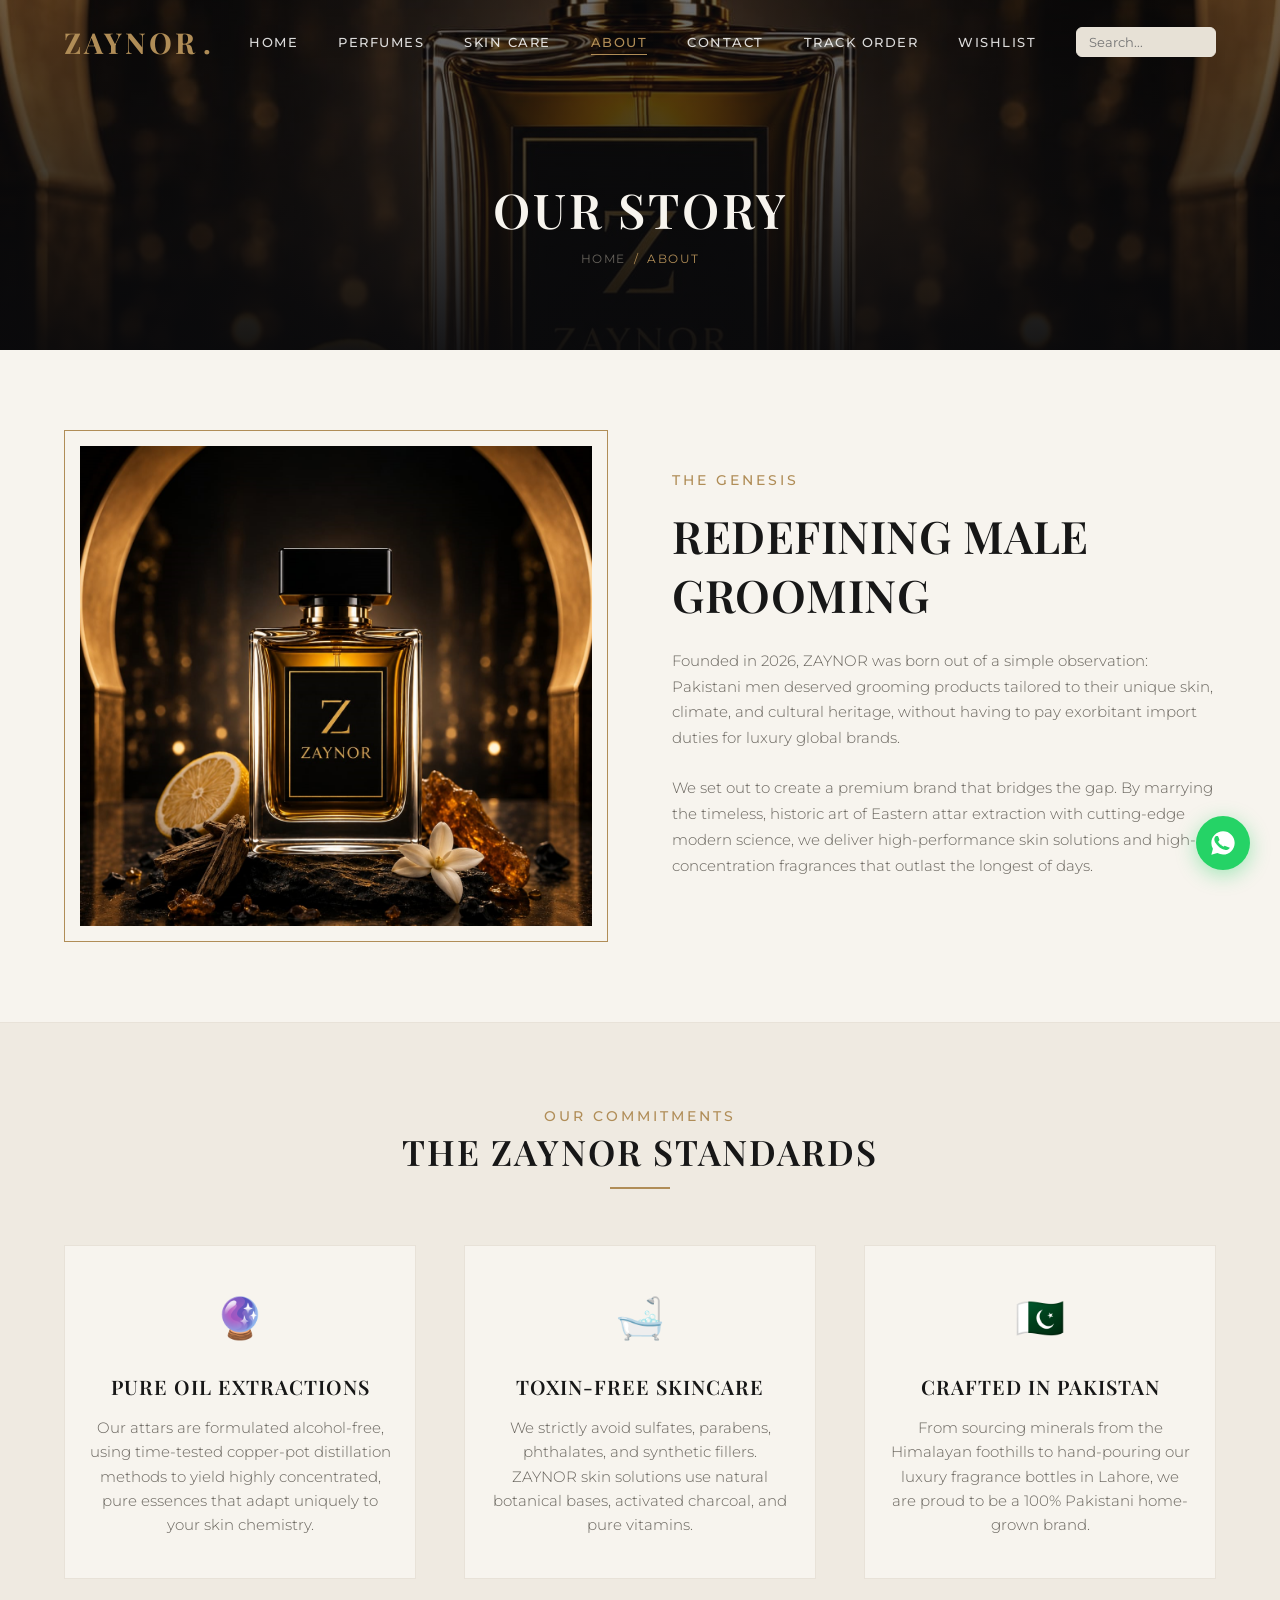
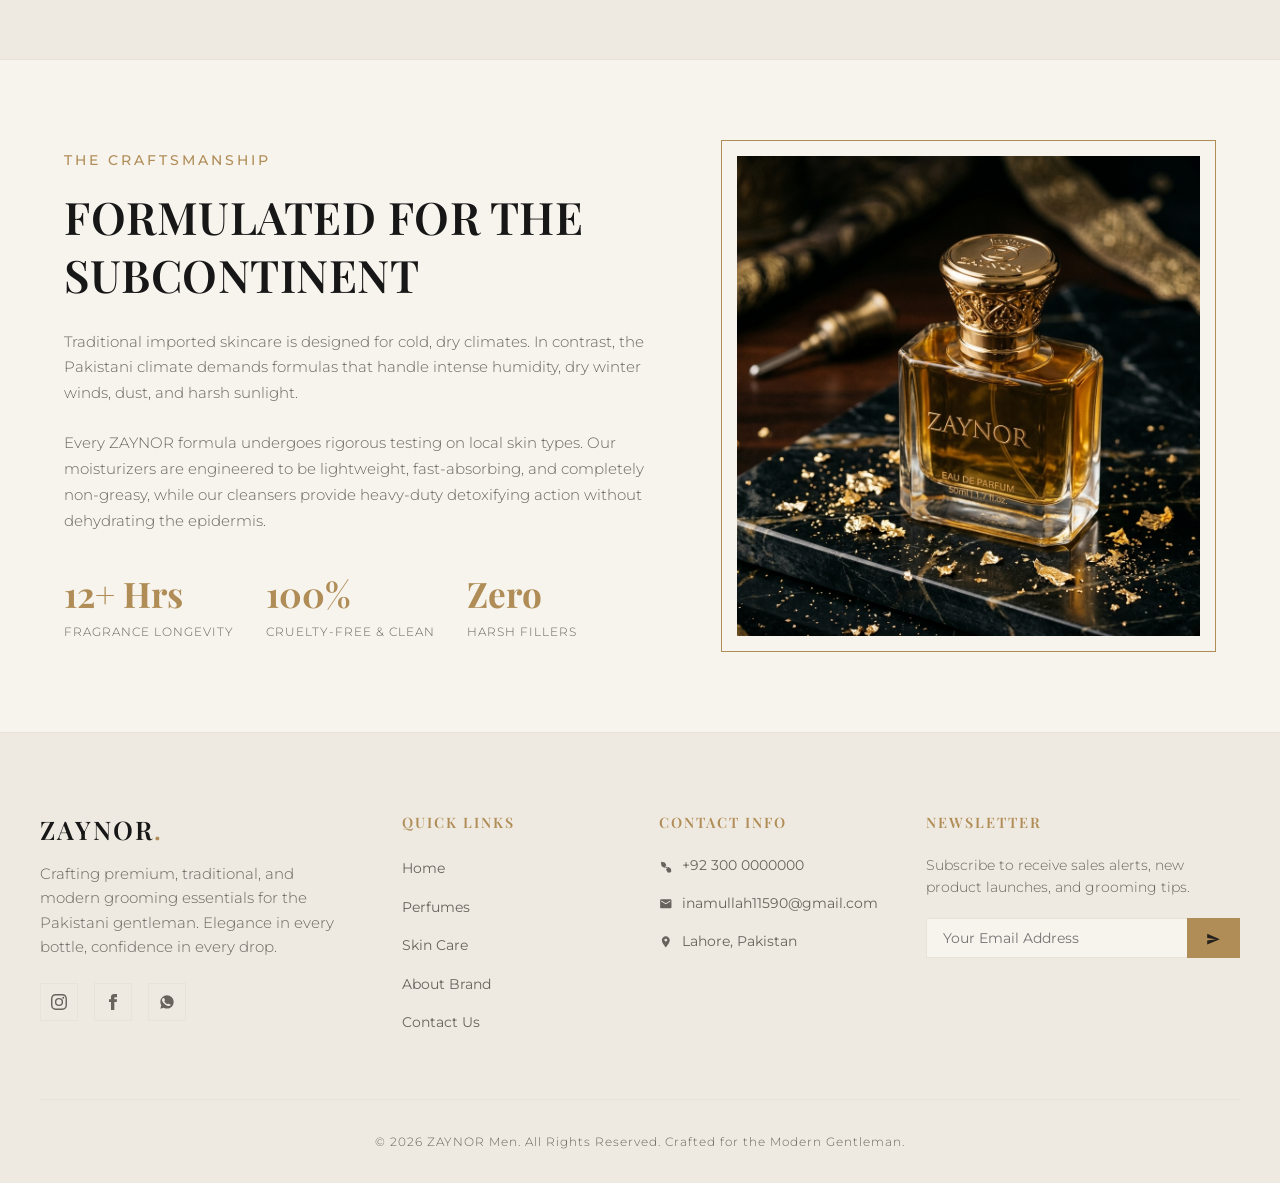
<file: about.html>
<!DOCTYPE html>
<html lang="en">
<head>
    <meta charset="UTF-8">
    <meta name="viewport" content="width=device-width, initial-scale=1.0">
    <meta name="description" content="Discover the story of ZAYNOR. Combining ancient scent traditions with modern skincare formulations, tailored specifically for the Pakistani gentleman.">
    <title>Our Brand Story | ZAYNOR</title>
    
    <!-- CSS Stylesheet -->
    <link rel="stylesheet" href="css/style.css">
</head>
<body>

    <!-- Header & Navigation -->
    <header class="header">
        <nav class="navbar" aria-label="Main Navigation">
            <a href="index.html" class="logo">
                ZAYNOR<span>.</span>
            </a>
            <button class="nav-toggle" aria-label="Toggle Navigation Menu" aria-expanded="false">
                <span></span>
                <span></span>
                <span></span>
            </button>
            <ul class="nav-menu">
                <li><a href="index.html" class="nav-link">Home</a></li>
                <li><a href="perfumes.html" class="nav-link">Perfumes</a></li>
                <li><a href="skincare.html" class="nav-link">Skin Care</a></li>
                <li><a href="about.html" class="nav-link active">About</a></li>
                <li><a href="contact.html" class="nav-link">Contact</a></li>
                <li><a href="tracking.html" class="nav-link">Track Order</a></li>
                <li><a href="wishlist.html" class="nav-link">Wishlist</a></li>
                <li>
                    <form class="nav-search" action="search.html" method="get" style="display:inline;">
                        <input type="text" name="q" placeholder="Search..." aria-label="Search products" style="background:var(--bg-tertiary);border:1px solid var(--border-light);border-radius:6px;padding:0.4rem 0.75rem;color:var(--text-primary);font-family:var(--font-body);font-size:0.8rem;width:140px;">
                    </form>
                </li>
            </ul>
        </nav>
    </header>

    <!-- Page Header -->
    <section class="page-header" aria-label="Page Title Banner">
        <h1 class="page-title">Our Story</h1>
        <div class="breadcrumb">
            <a href="index.html">Home</a>
            <span class="breadcrumb-separator">/</span>
            <span class="breadcrumb-active">About</span>
        </div>
    </section>

    <!-- Detailed Brand Story Section -->
    <main class="section" aria-labelledby="about-main-heading">
        <div class="about-banner">
            <div class="about-image-container">
                <img src="images/hero-bg.png" alt="ZAYNOR raw fragrance components" class="about-image">
            </div>
            <div class="about-content">
                <span class="about-subtitle">The Genesis</span>
                <h2 id="about-main-heading" class="about-title">Redefining Male Grooming</h2>
                <p class="about-text">Founded in 2026, ZAYNOR was born out of a simple observation: Pakistani men deserved grooming products tailored to their unique skin, climate, and cultural heritage, without having to pay exorbitant import duties for luxury global brands.</p>
                <p class="about-text">We set out to create a premium brand that bridges the gap. By marrying the timeless, historic art of Eastern attar extraction with cutting-edge modern science, we deliver high-performance skin solutions and high-concentration fragrances that outlast the longest of days.</p>
            </div>
        </div>
    </main>

    <!-- Values Detail Section -->
    <section class="section" style="background-color: var(--bg-secondary); border-top: 1px solid var(--border-light); border-bottom: 1px solid var(--border-light); max-width: 100%;" aria-labelledby="values-heading">
        <div style="max-width: 1200px; margin: 0 auto; padding: 0 1.5rem;">
            <div class="section-title-container">
                <span class="section-subtitle">Our Commitments</span>
                <h2 id="values-heading" class="section-title">The ZAYNOR Standards</h2>
            </div>
            <div class="features-grid">
                <div class="feature-item" style="background-color: var(--bg-primary);">
                    <span class="feature-icon">&#128302;</span>
                    <h3 class="feature-title">Pure Oil Extractions</h3>
                    <p>Our attars are formulated alcohol-free, using time-tested copper-pot distillation methods to yield highly concentrated, pure essences that adapt uniquely to your skin chemistry.</p>
                </div>
                <div class="feature-item" style="background-color: var(--bg-primary);">
                    <span class="feature-icon">&#128705;</span>
                    <h3 class="feature-title">Toxin-Free Skincare</h3>
                    <p>We strictly avoid sulfates, parabens, phthalates, and synthetic fillers. ZAYNOR skin solutions use natural botanical bases, activated charcoal, and pure vitamins.</p>
                </div>
                <div class="feature-item" style="background-color: var(--bg-primary);">
                    <span class="feature-icon">&#127477;&#127472;</span>
                    <h3 class="feature-title">Crafted in Pakistan</h3>
                    <p>From sourcing minerals from the Himalayan foothills to hand-pouring our luxury fragrance bottles in Lahore, we are proud to be a 100% Pakistani home-grown brand.</p>
                </div>
            </div>
        </div>
    </section>

    <!-- Story continuation with metrics -->
    <section class="section" aria-labelledby="process-heading">
        <div class="about-banner" style="grid-template-columns: 1.2fr 1fr;">
            <div class="about-content">
                <span class="about-subtitle">The Craftsmanship</span>
                <h2 id="process-heading" class="about-title">Formulated for the Subcontinent</h2>
                <p class="about-text">Traditional imported skincare is designed for cold, dry climates. In contrast, the Pakistani climate demands formulas that handle intense humidity, dry winter winds, dust, and harsh sunlight.</p>
                <p class="about-text">Every ZAYNOR formula undergoes rigorous testing on local skin types. Our moisturizers are engineered to be lightweight, fast-absorbing, and completely non-greasy, while our cleansers provide heavy-duty detoxifying action without dehydrating the epidermis.</p>
                <div style="display: flex; gap: 2rem; margin-top: 2rem;">
                    <div>
                        <div style="font-size: 2.2rem; font-family: var(--font-heading); color: var(--gold-primary); font-weight: 700;">12+ Hrs</div>
                        <p style="font-size: 0.75rem; text-transform: uppercase; letter-spacing: 1px;">Fragrance Longevity</p>
                    </div>
                    <div>
                        <div style="font-size: 2.2rem; font-family: var(--font-heading); color: var(--gold-primary); font-weight: 700;">100%</div>
                        <p style="font-size: 0.75rem; text-transform: uppercase; letter-spacing: 1px;">Cruelty-Free & Clean</p>
                    </div>
                    <div>
                        <div style="font-size: 2.2rem; font-family: var(--font-heading); color: var(--gold-primary); font-weight: 700;">Zero</div>
                        <p style="font-size: 0.75rem; text-transform: uppercase; letter-spacing: 1px;">Harsh Fillers</p>
                    </div>
                </div>
            </div>
            <div class="about-image-container">
                <img src="images/perfumes/monarch.png" alt="Monarch Attar bottle crafting" class="about-image">
            </div>
        </div>
    </section>

    <!-- Footer -->
    <footer class="footer">
        <div class="footer-container">
            <div class="footer-brand">
                <h3>ZAYNOR<span>.</span></h3>
                <p>Crafting premium, traditional, and modern grooming essentials for the Pakistani gentleman. Elegance in every bottle, confidence in every drop.</p>
                <div class="footer-socials">
                    <a href="#" aria-label="Instagram">
                        <svg class="icon" viewBox="0 0 24 24"><path d="M12 2.163c3.204 0 3.584.012 4.85.07 3.252.148 4.771 1.691 4.919 4.919.058 1.265.069 1.645.069 4.849 0 3.205-.012 3.584-.069 4.849-.149 3.225-1.664 4.771-4.919 4.919-1.266.058-1.644.07-4.85.07-3.204 0-3.584-.012-4.849-.07-3.26-.149-4.771-1.699-4.919-4.92-.058-1.265-.07-1.644-.07-4.849 0-3.204.013-3.583.07-4.849.149-3.227 1.664-4.771 4.919-4.919 1.266-.057 1.645-.069 4.849-.069zM12 0C8.741 0 8.333.014 7.053.072 2.695.272.273 2.69.073 7.051C.014 8.333 0 8.741 0 12c0 3.259.014 3.668.072 4.948.2 4.358 2.618 6.78 6.98 6.98 1.281.058 1.689.072 4.948.072 3.259 0 3.668-.014 4.948-.072 4.354-.2 6.782-2.618 6.979-6.98.059-1.28.073-1.689.073-4.948 0-3.259-.014-3.667-.072-4.947-.196-4.354-2.617-6.78-6.979-6.98C15.668.014 15.259 0 12 0zm0 5.838a6.162 6.162 0 100 12.324 6.162 6.162 0 000-12.324zM12 16a4 4 0 110-8 4 4 0 010 8zm6.406-11.845a1.44 1.44 0 100 2.881 1.44 1.44 0 000-2.881z"/></svg>
                    </a>
                    <a href="#" aria-label="Facebook">
                        <svg class="icon" viewBox="0 0 24 24"><path d="M9 8h-3v4h3v12h5v-12h3.642l.358-4h-4v-1.667c0-.955.192-1.333 1.115-1.333h2.885v-5h-3.808c-3.596 0-5.192 1.583-5.192 4.615v3.385z"/></svg>
                    </a>
                    <a href="https://wa.me/923185868241" target="_blank" aria-label="WhatsApp">
                        <svg class="icon" viewBox="0 0 24 24"><path d="M12.012 2c-5.506 0-9.989 4.478-9.99 9.984a9.96 9.96 0 001.333 4.993L2 22l5.13-1.347a9.96 9.96 0 004.887 1.28h.005c5.505 0 9.988-4.478 9.989-9.985 0-2.67-1.037-5.18-2.92-7.065A9.925 9.925 0 0012.012 2zm5.836 14.166c-.32.902-1.854 1.764-2.556 1.87-.62.093-1.428.167-3.953-.878-3.23-1.336-5.307-4.636-5.468-4.85-.162-.216-1.309-1.742-1.309-3.324 0-1.583.826-2.36 1.118-2.667.29-.307.64-.384.85-.384.214 0 .429.002.617.01.196.009.46-.073.722.56.268.647.915 2.233.996 2.395.08.162.133.35.026.565-.107.214-.16.347-.32.532-.162.185-.34.409-.485.55-.16.155-.328.324-.143.642.185.318.824 1.354 1.766 2.195 1.21 1.08 2.227 1.414 2.549 1.575.322.161.51.134.7-.082.19-.217.825-.96.105-1.285-.246-.108-.396-.188-1.578-.667-.322-.132-.538-.066-.7.13-.16.195-.627.785-.77 0-.142-.785-.286-1.547-.63-.162-.317-.324-.633-.143-.951z"/></svg>
                    </a>
                </div>
            </div>
            <div class="footer-links">
                <h4>Quick Links</h4>
                <ul>
                    <li><a href="index.html">Home</a></li>
                    <li><a href="perfumes.html">Perfumes</a></li>
                    <li><a href="skincare.html">Skin Care</a></li>
                    <li><a href="about.html">About Brand</a></li>
                    <li><a href="contact.html">Contact Us</a></li>
                </ul>
            </div>
            <div class="footer-contact">
                <h4>Contact Info</h4>
                <ul>
                    <li>
                        <svg class="icon" viewBox="0 0 24 24"><path d="M20 22.622l-3.521-.51c-.696-.11-1.31-.5-1.67-1.12l-1.92-3.32c-.52-.89-.17-2.03.77-2.48l1.43-.68c-.69-1.48-1.78-2.57-3.26-3.26l-.68 1.43c-.45.94-1.59 1.29-2.48.77l-3.32-1.92c-.62-.36-1.01-.97-1.12-1.67l-.51-3.52C3.12 4.14 4.14 3.12 5.38 3.32l3.52.51c.69.11 1.31.5 1.67 1.12l1.92 3.32c.52.89.17 2.03-.77 2.48l-1.43.68c.69 1.48 1.78 2.57 3.26 3.26l.68-1.43c.45-.94 1.59-1.29 2.48-.77l3.32 1.92c.62.36 1.01.97 1.12 1.67l.51 3.52c.2 1.24-.82 2.26-2.06 2.06z"/></svg>
                        <a href="https://wa.me/923185868241" target="_blank">+92 300 0000000</a>
                    </li>
                    <li>
                        <svg class="icon" viewBox="0 0 24 24"><path d="M20 4H4c-1.1 0-1.99.9-1.99 2L2 18c0 1.1.9 2 2 2h16c1.1 0 2-.9 2-2V6c0-1.1-.9-2-2-2zm0 4l-8 5-8-5V6l8 5 8-5v2z"/></svg>
                        <a href="mailto:inamullah11590@gmail.com">inamullah11590@gmail.com</a>
                    </li>
                    <li>
                        <svg class="icon" viewBox="0 0 24 24"><path d="M12 2C8.13 2 5 5.13 5 9c0 5.25 7 13 7 13s7-7.75 7-13c0-3.87-3.13-7-7-7zm0 9.5c-1.38 0-2.5-1.12-2.5-2.5s1.12-2.5 2.5-2.5 2.5 1.12 2.5 2.5-1.12 2.5-2.5 2.5z"/></svg>
                        <span>Lahore, Pakistan</span>
                    </li>
                </ul>
            </div>
            <div class="footer-newsletter">
                <h4>Newsletter</h4>
                <p>Subscribe to receive sales alerts, new product launches, and grooming tips.</p>
                <form class="newsletter-form">
                    <input type="email" class="newsletter-input" placeholder="Your Email Address" required aria-label="Email address for newsletter">
                    <button type="submit" class="newsletter-btn" aria-label="Subscribe">
                        <svg class="icon" viewBox="0 0 24 24"><path d="M2.01 21L23 12 2.01 3 2 10l15 2-15 2z"/></svg>
                    </button>
                </form>
            </div>
        </div>
        <div class="footer-bottom">
            <p>&copy; 2026 ZAYNOR Men. All Rights Reserved. Crafted for the Modern Gentleman.</p>
        </div>
    </footer>

    <!-- JS Script -->
    <script src="js/script.js"></script>
</body>
</html>
</file>
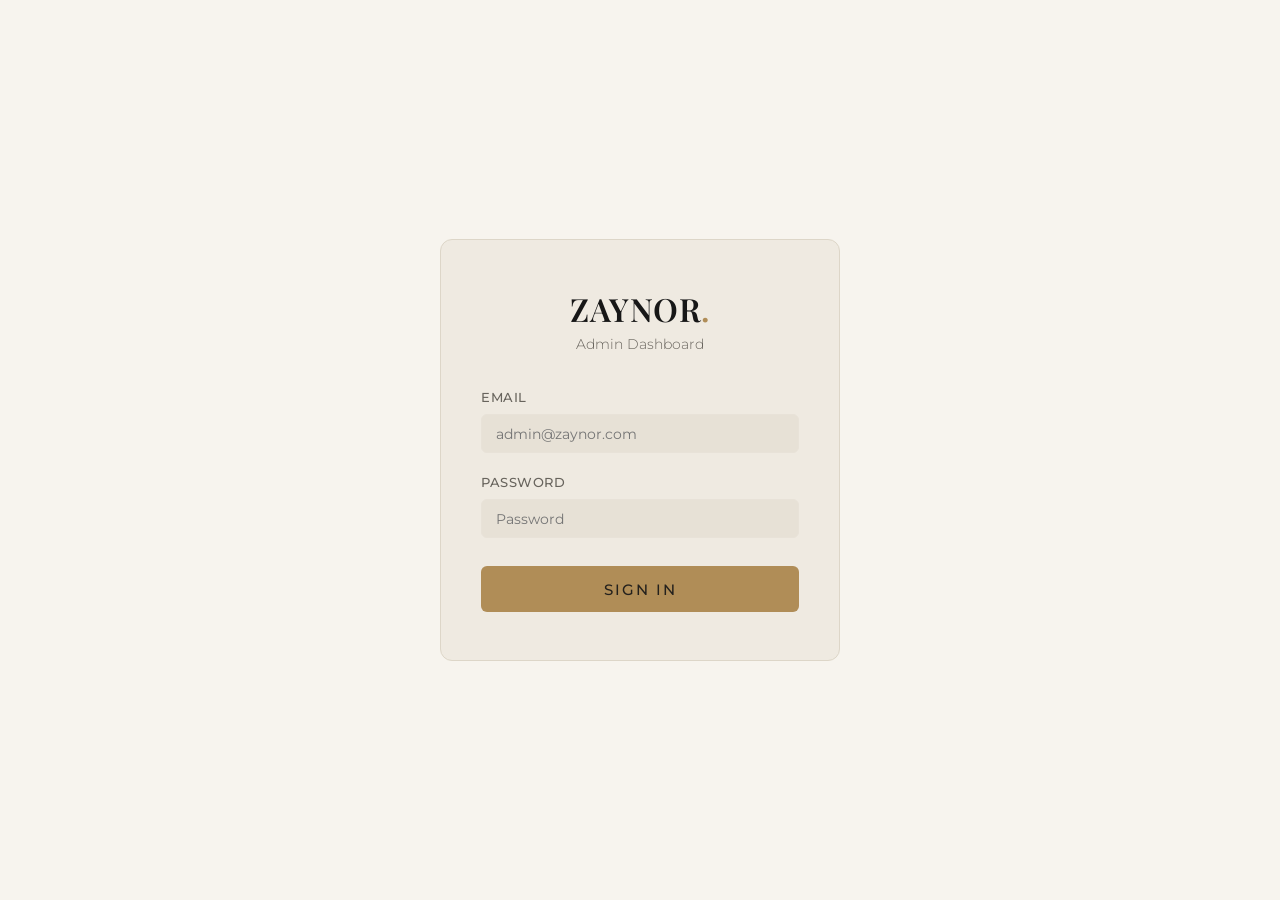
<file: admin.html>
<!DOCTYPE html>
<html lang="en">
<head>
    <meta charset="UTF-8">
    <meta name="viewport" content="width=device-width, initial-scale=1.0">
    <title>ZAYNOR Admin</title>
    <link rel="stylesheet" href="css/style.css">
    <link rel="stylesheet" href="css/admin.css">
</head>
<body>

    <!-- Login Screen -->
    <div id="login-screen" class="admin-login">
        <div class="login-card">
            <h1 class="login-logo">ZAYNOR<span>.</span></h1>
            <p class="login-subtitle">Admin Dashboard</p>
            <form id="login-form">
                <div class="form-group">
                    <label for="login-email">Email</label>
                    <input type="email" id="login-email" required autocomplete="email" placeholder="admin@zaynor.com">
                </div>
                <div class="form-group">
                    <label for="login-password">Password</label>
                    <input type="password" id="login-password" required autocomplete="current-password" placeholder="Password">
                </div>
                <div id="login-error" class="form-error hidden"></div>
                <button type="submit" class="btn btn-primary btn-full">Sign In</button>
            </form>
        </div>
    </div>

    <!-- Dashboard (hidden until logged in) -->
    <div id="dashboard" class="admin-dashboard hidden">
        <!-- Top bar -->
        <header class="admin-header">
            <a href="index.html" class="logo admin-logo-text">ZAYNOR<span>.</span></a>
            <nav class="admin-nav">
                <button class="admin-tab" data-tab="products">Products</button>
                <button class="admin-tab" data-tab="orders">Orders</button>
                <button class="admin-tab" data-tab="customers">Customers</button>
                <button class="admin-tab" data-tab="analytics">Analytics</button>
            </nav>
            <div class="admin-header-right">
                <span id="admin-email" class="admin-user-info"></span>
                <button id="logout-btn" class="btn btn-outline btn-small">Logout</button>
            </div>
        </header>

        <!-- ===== Products Tab ===== -->
        <section id="tab-products" class="admin-tab-content active">
            <div class="admin-toolbar">
                <h2>Products</h2>
                <button id="btn-add-product" class="btn btn-primary btn-small">+ Add Product</button>
            </div>
            <div class="admin-table-wrap">
                <table class="admin-table">
                    <thead>
                        <tr>
                            <th>ID</th>
                            <th>Product</th>
                            <th>Slug</th>
                            <th>Price (PKR)</th>
                            <th>Category</th>
                            <th>Status</th>
                            <th>Actions</th>
                        </tr>
                    </thead>
                    <tbody id="products-table-body"></tbody>
                </table>
            </div>
        </section>

        <!-- ===== Orders Tab ===== -->
        <section id="tab-orders" class="admin-tab-content">
            <div class="admin-toolbar">
                <h2>Orders</h2>
                <select id="order-status-filter" class="admin-select">
                    <option value="">All Statuses</option>
                    <option value="pending">Pending</option>
                    <option value="confirmed">Confirmed</option>
                    <option value="shipped">Shipped</option>
                    <option value="delivered">Delivered</option>
                    <option value="cancelled">Cancelled</option>
                </select>
            </div>
            <div class="admin-table-wrap">
                <table class="admin-table">
                    <thead>
                        <tr>
                            <th>ID</th>
                            <th>Customer</th>
                            <th>Items</th>
                            <th>Total (PKR)</th>
                            <th>Status</th>
                            <th>Date</th>
                            <th>Actions</th>
                        </tr>
                    </thead>
                    <tbody id="orders-table-body"></tbody>
                </table>
            </div>
        </section>

        <!-- ===== Customers Tab ===== -->
        <section id="tab-customers" class="admin-tab-content">
            <div class="admin-toolbar">
                <h2>Customers</h2>
            </div>
            <div class="admin-table-wrap">
                <table class="admin-table">
                    <thead>
                        <tr>
                            <th>ID</th>
                            <th>Name</th>
                            <th>Email</th>
                            <th>Phone</th>
                            <th>Address</th>
                            <th>Joined</th>
                        </tr>
                    </thead>
                    <tbody id="customers-table-body"></tbody>
                </table>
            </div>
        </section>

        <!-- ===== Analytics Tab ===== -->
        <section id="tab-analytics" class="admin-tab-content">
            <div class="admin-toolbar">
                <h2>Analytics</h2>
                <select id="analytics-revenue-period" class="admin-select">
                    <option value="7">Last 7 Days</option>
                    <option value="30" selected>Last 30 Days</option>
                    <option value="90">Last 90 Days</option>
                    <option value="365">Last Year</option>
                </select>
            </div>

            <!-- KPI Cards -->
            <div id="analytics-kpis" class="analytics-kpis"></div>

            <!-- Revenue Table -->
            <div class="admin-table-wrap" style="margin-top:1.5rem;">
                <h3 style="font-family:var(--font-heading);margin-bottom:0.75rem;">Revenue by Day</h3>
                <div id="analytics-revenue-table"></div>
            </div>

            <!-- Top Products -->
            <div class="admin-table-wrap" style="margin-top:1.5rem;">
                <h3 style="font-family:var(--font-heading);margin-bottom:0.75rem;">Top Selling Products</h3>
                <div id="analytics-top-products"></div>
            </div>

            <!-- Recent Orders -->
            <div class="admin-table-wrap" style="margin-top:1.5rem;">
                <h3 style="font-family:var(--font-heading);margin-bottom:0.75rem;">Recent Orders</h3>
                <div id="analytics-recent-orders"></div>
            </div>
        </section>
    </div>

    <!-- ===== Product Modal (Add / Edit) ===== -->
    <div id="product-modal" class="admin-modal hidden">
        <div class="admin-modal-content">
            <div class="admin-modal-header">
                <h3 id="product-modal-title">Add Product</h3>
                <button class="modal-close" id="product-modal-close">&times;</button>
            </div>
            <form id="product-form">
                <input type="hidden" id="pf-id">
                <div class="form-row">
                    <div class="form-group">
                        <label for="pf-name">Name</label>
                        <input type="text" id="pf-name" required>
                    </div>
                    <div class="form-group">
                        <label for="pf-slug">Slug</label>
                        <input type="text" id="pf-slug" required>
                    </div>
                </div>
                <div class="form-row">
                    <div class="form-group">
                        <label for="pf-price">Price (PKR)</label>
                        <input type="number" id="pf-price" step="0.01" required>
                    </div>
                    <div class="form-group">
                        <label for="pf-category">Category</label>
                        <select id="pf-category" required>
                            <option value="perfumes">Perfumes</option>
                            <option value="skincare">Skin Care</option>
                        </select>
                    </div>
                </div>
                <div class="form-group">
                    <label for="pf-image">Image</label>
                    <div style="display:flex;gap:0.75rem;align-items:flex-start;">
                        <div style="flex:1;">
                            <input type="text" id="pf-image" placeholder="images/perfumes/name.png" required>
                            <input type="file" id="pf-image-file" accept="image/*" style="margin-top:0.4rem;font-size:0.8rem;">
                        </div>
                        <div id="pf-image-preview" style="width:80px;height:80px;border-radius:8px;border:1px solid var(--border-light);overflow:hidden;display:none;flex-shrink:0;background:var(--bg-tertiary);"></div>
                    </div>
                </div>
                <div class="form-group">
                    <label for="pf-short-desc">Short Description</label>
                    <input type="text" id="pf-short-desc" required>
                </div>
                <div class="form-group">
                    <label for="pf-description">Full Description</label>
                    <textarea id="pf-description" rows="3" required></textarea>
                </div>
                <div class="form-group">
                    <label for="pf-specs">Specs (JSON)</label>
                    <textarea id="pf-specs" rows="3" placeholder='{"Key": "Value"}'></textarea>
                </div>
                <div class="form-group" style="display:flex;align-items:center;gap:0.75rem;">
                    <input type="checkbox" id="pf-active" checked style="width:auto;">
                    <label for="pf-active" style="margin:0;text-transform:none;letter-spacing:0;">Active (visible on website)</label>
                </div>
                <div id="product-form-error" class="form-error hidden"></div>
                <div class="form-actions">
                    <button type="button" class="btn btn-outline" id="product-modal-cancel">Cancel</button>
                    <button type="submit" class="btn btn-primary">Save</button>
                </div>
            </form>
        </div>
    </div>

    <!-- ===== Order Detail Modal ===== -->
    <div id="order-modal" class="admin-modal hidden">
        <div class="admin-modal-content">
            <div class="admin-modal-header">
                <h3>Order Details</h3>
                <button class="modal-close" id="order-modal-close">&times;</button>
            </div>
            <div id="order-detail-body"></div>
            <div class="form-group" style="margin-top:1rem;">
                <label for="order-new-status">Update Status</label>
                <div class="form-row">
                    <select id="order-new-status" class="admin-select" style="flex:1;">
                        <option value="pending">Pending</option>
                        <option value="confirmed">Confirmed</option>
                        <option value="shipped">Shipped</option>
                        <option value="delivered">Delivered</option>
                        <option value="cancelled">Cancelled</option>
                    </select>
                    <button class="btn btn-primary btn-small" id="btn-update-status">Update</button>
                </div>
            </div>
        </div>
    </div>

    <!-- Toast -->
    <div id="toast" class="admin-toast hidden"></div>

    <script src="js/admin.js"></script>
</body>
</html>
</file>
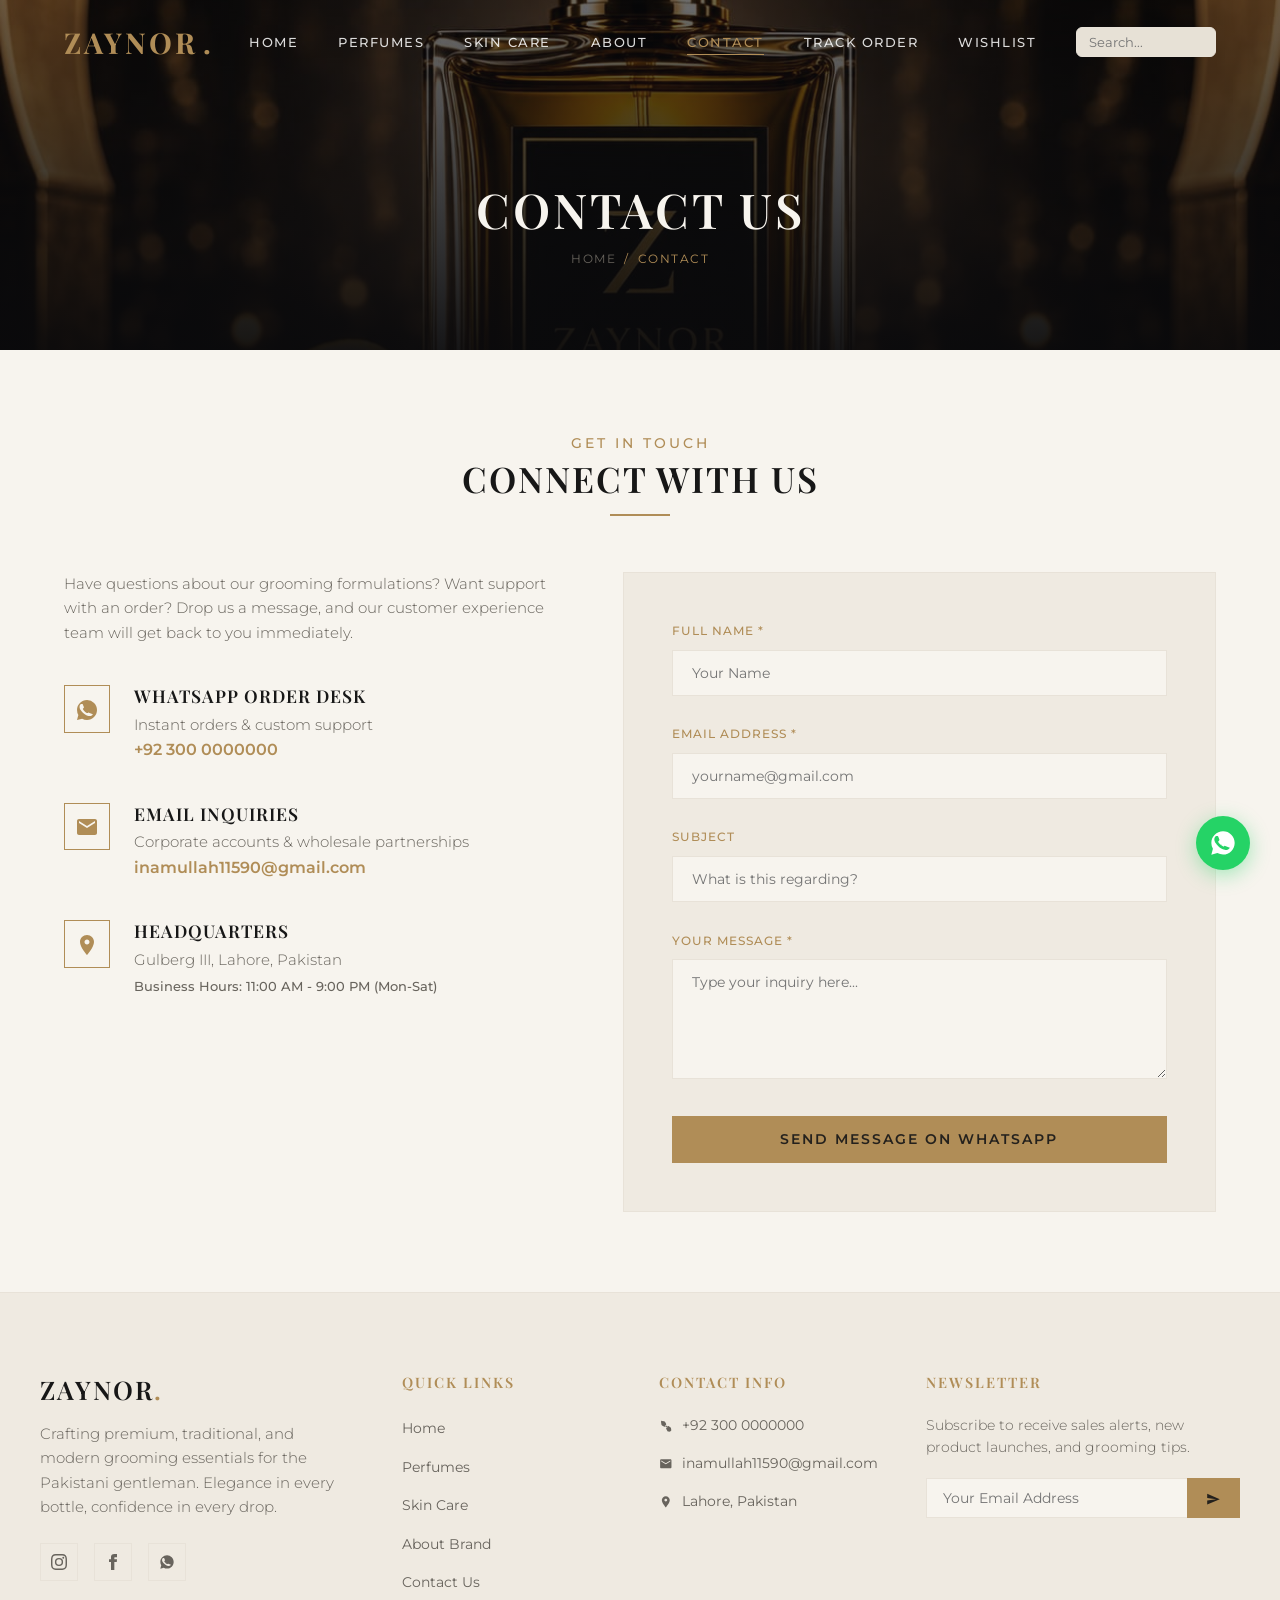
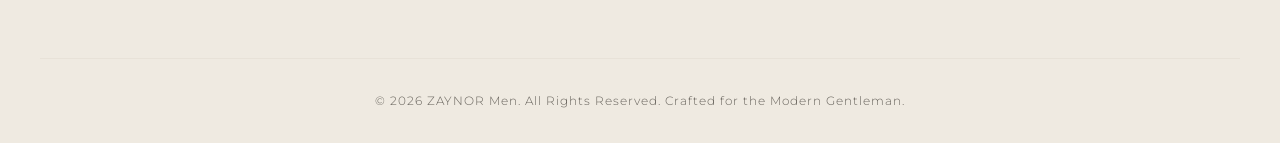
<file: contact.html>
<!DOCTYPE html>
<html lang="en">
<head>
    <meta charset="UTF-8">
    <meta name="viewport" content="width=device-width, initial-scale=1.0">
    <meta name="description" content="Get in touch with ZAYNOR. Message us directly on WhatsApp or send an email. We are here to assist you with order placements and queries.">
    <title>Contact Us | ZAYNOR</title>
    
    <!-- CSS Stylesheet -->
    <link rel="stylesheet" href="css/style.css">
</head>
<body>

    <!-- Header & Navigation -->
    <header class="header">
        <nav class="navbar" aria-label="Main Navigation">
            <a href="index.html" class="logo">
                ZAYNOR<span>.</span>
            </a>
            <button class="nav-toggle" aria-label="Toggle Navigation Menu" aria-expanded="false">
                <span></span>
                <span></span>
                <span></span>
            </button>
            <ul class="nav-menu">
                <li><a href="index.html" class="nav-link">Home</a></li>
                <li><a href="perfumes.html" class="nav-link">Perfumes</a></li>
                <li><a href="skincare.html" class="nav-link">Skin Care</a></li>
                <li><a href="about.html" class="nav-link">About</a></li>
                <li><a href="contact.html" class="nav-link active">Contact</a></li>
                <li><a href="tracking.html" class="nav-link">Track Order</a></li>
                <li><a href="wishlist.html" class="nav-link">Wishlist</a></li>
                <li>
                    <form class="nav-search" action="search.html" method="get" style="display:inline;">
                        <input type="text" name="q" placeholder="Search..." aria-label="Search products" style="background:var(--bg-tertiary);border:1px solid var(--border-light);border-radius:6px;padding:0.4rem 0.75rem;color:var(--text-primary);font-family:var(--font-body);font-size:0.8rem;width:140px;">
                    </form>
                </li>
            </ul>
        </nav>
    </header>

    <!-- Page Header -->
    <section class="page-header" aria-label="Page Title Banner">
        <h1 class="page-title">Contact Us</h1>
        <div class="breadcrumb">
            <a href="index.html">Home</a>
            <span class="breadcrumb-separator">/</span>
            <span class="breadcrumb-active">Contact</span>
        </div>
    </section>

    <!-- Contact Page Content -->
    <main class="section" aria-labelledby="contact-heading">
        <div class="section-title-container">
            <span class="section-subtitle">Get in Touch</span>
            <h2 id="contact-heading" class="section-title">Connect With Us</h2>
        </div>
        
        <div class="contact-container">
            <!-- Left Info Column -->
            <div class="contact-info">
                <p>Have questions about our grooming formulations? Want support with an order? Drop us a message, and our customer experience team will get back to you immediately.</p>
                
                <div class="contact-info-block">
                    <div class="contact-info-icon">
                        <svg class="icon" viewBox="0 0 24 24"><path d="M12.012 2c-5.506 0-9.989 4.478-9.99 9.984a9.96 9.96 0 001.333 4.993L2 22l5.13-1.347a9.96 9.96 0 004.887 1.28h.005c5.505 0 9.988-4.478 9.989-9.985 0-2.67-1.037-5.18-2.92-7.065A9.925 9.925 0 0012.012 2zm5.836 14.166c-.32.902-1.854 1.764-2.556 1.87-.62.093-1.428.167-3.953-.878-3.23-1.336-5.307-4.636-5.468-4.85-.162-.216-1.309-1.742-1.309-3.324 0-1.583.826-2.36 1.118-2.667.29-.307.64-.384.85-.384.214 0 .429.002.617.01.196.009.46-.073.722.56.268.647.915 2.233.996 2.395.08.162.133.35.026.565-.107.214-.16.347-.32.532-.162.185-.34.409-.485.55-.16.155-.328.324-.143.642.185.318.824 1.354 1.766 2.195 1.21 1.08 2.227 1.414 2.549 1.575.322.161.51.134.7-.082.19-.217.825-.96.105-1.285-.246-.108-.396-.188-1.578-.667-.322-.132-.538-.066-.7.13-.16.195-.627.785-.77 0-.142-.785-.286-1.547-.63-.162-.317-.324-.633-.143-.951z"/></svg>
                    </div>
                    <div class="contact-info-details">
                        <h3 class="contact-info-title">WhatsApp Order Desk</h3>
                        <p>Instant orders & custom support</p>
                        <a href="https://wa.me/923185868241" target="_blank" style="font-weight: 600; color: var(--gold-primary);">+92 300 0000000</a>
                    </div>
                </div>

                <div class="contact-info-block">
                    <div class="contact-info-icon">
                        <svg class="icon" viewBox="0 0 24 24"><path d="M20 4H4c-1.1 0-1.99.9-1.99 2L2 18c0 1.1.9 2 2 2h16c1.1 0 2-.9 2-2V6c0-1.1-.9-2-2-2zm0 4l-8 5-8-5V6l8 5 8-5v2z"/></svg>
                    </div>
                    <div class="contact-info-details">
                        <h3 class="contact-info-title">Email Inquiries</h3>
                        <p>Corporate accounts & wholesale partnerships</p>
                        <a href="mailto:inamullah11590@gmail.com" style="font-weight: 600; color: var(--gold-primary);">inamullah11590@gmail.com</a>
                    </div>
                </div>

                <div class="contact-info-block">
                    <div class="contact-info-icon">
                        <svg class="icon" viewBox="0 0 24 24"><path d="M12 2C8.13 2 5 5.13 5 9c0 5.25 7 13 7 13s7-7.75 7-13c0-3.87-3.13-7-7-7zm0 9.5c-1.38 0-2.5-1.12-2.5-2.5s1.12-2.5 2.5-2.5 2.5 1.12 2.5 2.5-1.12 2.5-2.5 2.5z"/></svg>
                    </div>
                    <div class="contact-info-details">
                        <h3 class="contact-info-title">Headquarters</h3>
                        <p>Gulberg III, Lahore, Pakistan</p>
                        <p style="font-size: 0.8rem; margin-top: 5px; font-weight: 500;">Business Hours: 11:00 AM - 9:00 PM (Mon-Sat)</p>
                    </div>
                </div>
            </div>
            
            <!-- Right Form Column -->
            <form id="contact-form" class="contact-form" aria-label="Contact Form">
                <div class="form-group">
                    <label for="contact-name" class="form-label">Full Name *</label>
                    <input type="text" id="contact-name" class="form-control" placeholder="Your Name" required>
                </div>
                <div class="form-group">
                    <label for="contact-email" class="form-label">Email Address *</label>
                    <input type="email" id="contact-email" class="form-control" placeholder="yourname@gmail.com" required>
                </div>
                <div class="form-group">
                    <label for="contact-subject" class="form-label">Subject</label>
                    <input type="text" id="contact-subject" class="form-control" placeholder="What is this regarding?">
                </div>
                <div class="form-group">
                    <label for="contact-message" class="form-label">Your Message *</label>
                    <textarea id="contact-message" class="form-control" placeholder="Type your inquiry here..." required></textarea>
                </div>
                <button type="submit" class="btn btn-primary btn-full">Send Message on WhatsApp</button>
            </form>
        </div>
    </main>

    <!-- Footer -->
    <footer class="footer">
        <div class="footer-container">
            <div class="footer-brand">
                <h3>ZAYNOR<span>.</span></h3>
                <p>Crafting premium, traditional, and modern grooming essentials for the Pakistani gentleman. Elegance in every bottle, confidence in every drop.</p>
                <div class="footer-socials">
                    <a href="#" aria-label="Instagram">
                        <svg class="icon" viewBox="0 0 24 24"><path d="M12 2.163c3.204 0 3.584.012 4.85.07 3.252.148 4.771 1.691 4.919 4.919.058 1.265.069 1.645.069 4.849 0 3.205-.012 3.584-.069 4.849-.149 3.225-1.664 4.771-4.919 4.919-1.266.058-1.644.07-4.85.07-3.204 0-3.584-.012-4.849-.07-3.26-.149-4.771-1.699-4.919-4.92-.058-1.265-.07-1.644-.07-4.849 0-3.204.013-3.583.07-4.849.149-3.227 1.664-4.771 4.919-4.919 1.266-.057 1.645-.069 4.849-.069zM12 0C8.741 0 8.333.014 7.053.072 2.695.272.273 2.69.073 7.051C.014 8.333 0 8.741 0 12c0 3.259.014 3.668.072 4.948.2 4.358 2.618 6.78 6.98 6.98 1.281.058 1.689.072 4.948.072 3.259 0 3.668-.014 4.948-.072 4.354-.2 6.782-2.618 6.979-6.98.059-1.28.073-1.689.073-4.948 0-3.259-.014-3.667-.072-4.947-.196-4.354-2.617-6.78-6.979-6.98C15.668.014 15.259 0 12 0zm0 5.838a6.162 6.162 0 100 12.324 6.162 6.162 0 000-12.324zM12 16a4 4 0 110-8 4 4 0 010 8zm6.406-11.845a1.44 1.44 0 100 2.881 1.44 1.44 0 000-2.881z"/></svg>
                    </a>
                    <a href="#" aria-label="Facebook">
                        <svg class="icon" viewBox="0 0 24 24"><path d="M9 8h-3v4h3v12h5v-12h3.642l.358-4h-4v-1.667c0-.955.192-1.333 1.115-1.333h2.885v-5h-3.808c-3.596 0-5.192 1.583-5.192 4.615v3.385z"/></svg>
                    </a>
                    <a href="https://wa.me/923185868241" target="_blank" aria-label="WhatsApp">
                        <svg class="icon" viewBox="0 0 24 24"><path d="M12.012 2c-5.506 0-9.989 4.478-9.99 9.984a9.96 9.96 0 001.333 4.993L2 22l5.13-1.347a9.96 9.96 0 004.887 1.28h.005c5.505 0 9.988-4.478 9.989-9.985 0-2.67-1.037-5.18-2.92-7.065A9.925 9.925 0 0012.012 2zm5.836 14.166c-.32.902-1.854 1.764-2.556 1.87-.62.093-1.428.167-3.953-.878-3.23-1.336-5.307-4.636-5.468-4.85-.162-.216-1.309-1.742-1.309-3.324 0-1.583.826-2.36 1.118-2.667.29-.307.64-.384.85-.384.214 0 .429.002.617.01.196.009.46-.073.722.56.268.647.915 2.233.996 2.395.08.162.133.35.026.565-.107.214-.16.347-.32.532-.162.185-.34.409-.485.55-.16.155-.328.324-.143.642.185.318.824 1.354 1.766 2.195 1.21 1.08 2.227 1.414 2.549 1.575.322.161.51.134.7-.082.19-.217.825-.96.105-1.285-.246-.108-.396-.188-1.578-.667-.322-.132-.538-.066-.7.13-.16.195-.627.785-.77 0-.142-.785-.286-1.547-.63-.162-.317-.324-.633-.143-.951z"/></svg>
                    </a>
                </div>
            </div>
            <div class="footer-links">
                <h4>Quick Links</h4>
                <ul>
                    <li><a href="index.html">Home</a></li>
                    <li><a href="perfumes.html">Perfumes</a></li>
                    <li><a href="skincare.html">Skin Care</a></li>
                    <li><a href="about.html">About Brand</a></li>
                    <li><a href="contact.html">Contact Us</a></li>
                </ul>
            </div>
            <div class="footer-contact">
                <h4>Contact Info</h4>
                <ul>
                    <li>
                        <svg class="icon" viewBox="0 0 24 24"><path d="M20 22.622l-3.521-.51c-.696-.11-1.31-.5-1.67-1.12l-1.92-3.32c-.52-.89-.17-2.03.77-2.48l1.43-.68c-.69-1.48-1.78-2.57-3.26-3.26l-.68 1.43c-.45.94-1.59 1.29-2.48.77l-3.32-1.92c-.62-.36-1.01-.97-1.12-1.67l-.51-3.52C3.12 4.14 4.14 3.12 5.38 3.32l3.52.51c.69.11 1.31.5 1.67 1.12l1.92 3.32c.52.89.17 2.03-.77 2.48l-1.43.68c.69 1.48 1.78 2.57 3.26 3.26l.68-1.43c.45-.94 1.59-1.29 2.48-.77l3.32 1.92c.62.36 1.01.97 1.12 1.67l.51 3.52c.2 1.24-.82 2.26-2.06 2.06z"/></svg>
                        <a href="https://wa.me/923185868241" target="_blank">+92 300 0000000</a>
                    </li>
                    <li>
                        <svg class="icon" viewBox="0 0 24 24"><path d="M20 4H4c-1.1 0-1.99.9-1.99 2L2 18c0 1.1.9 2 2 2h16c1.1 0 2-.9 2-2V6c0-1.1-.9-2-2-2zm0 4l-8 5-8-5V6l8 5 8-5v2z"/></svg>
                        <a href="mailto:inamullah11590@gmail.com">inamullah11590@gmail.com</a>
                    </li>
                    <li>
                        <svg class="icon" viewBox="0 0 24 24"><path d="M12 2C8.13 2 5 5.13 5 9c0 5.25 7 13 7 13s7-7.75 7-13c0-3.87-3.13-7-7-7zm0 9.5c-1.38 0-2.5-1.12-2.5-2.5s1.12-2.5 2.5-2.5 2.5 1.12 2.5 2.5-1.12 2.5-2.5 2.5z"/></svg>
                        <span>Lahore, Pakistan</span>
                    </li>
                </ul>
            </div>
            <div class="footer-newsletter">
                <h4>Newsletter</h4>
                <p>Subscribe to receive sales alerts, new product launches, and grooming tips.</p>
                <form class="newsletter-form">
                    <input type="email" class="newsletter-input" placeholder="Your Email Address" required aria-label="Email address for newsletter">
                    <button type="submit" class="newsletter-btn" aria-label="Subscribe">
                        <svg class="icon" viewBox="0 0 24 24"><path d="M2.01 21L23 12 2.01 3 2 10l15 2-15 2z"/></svg>
                    </button>
                </form>
            </div>
        </div>
        <div class="footer-bottom">
            <p>&copy; 2026 ZAYNOR Men. All Rights Reserved. Crafted for the Modern Gentleman.</p>
        </div>
    </footer>

    <!-- JS Script -->
    <script src="js/script.js"></script>
</body>
</html>
</file>
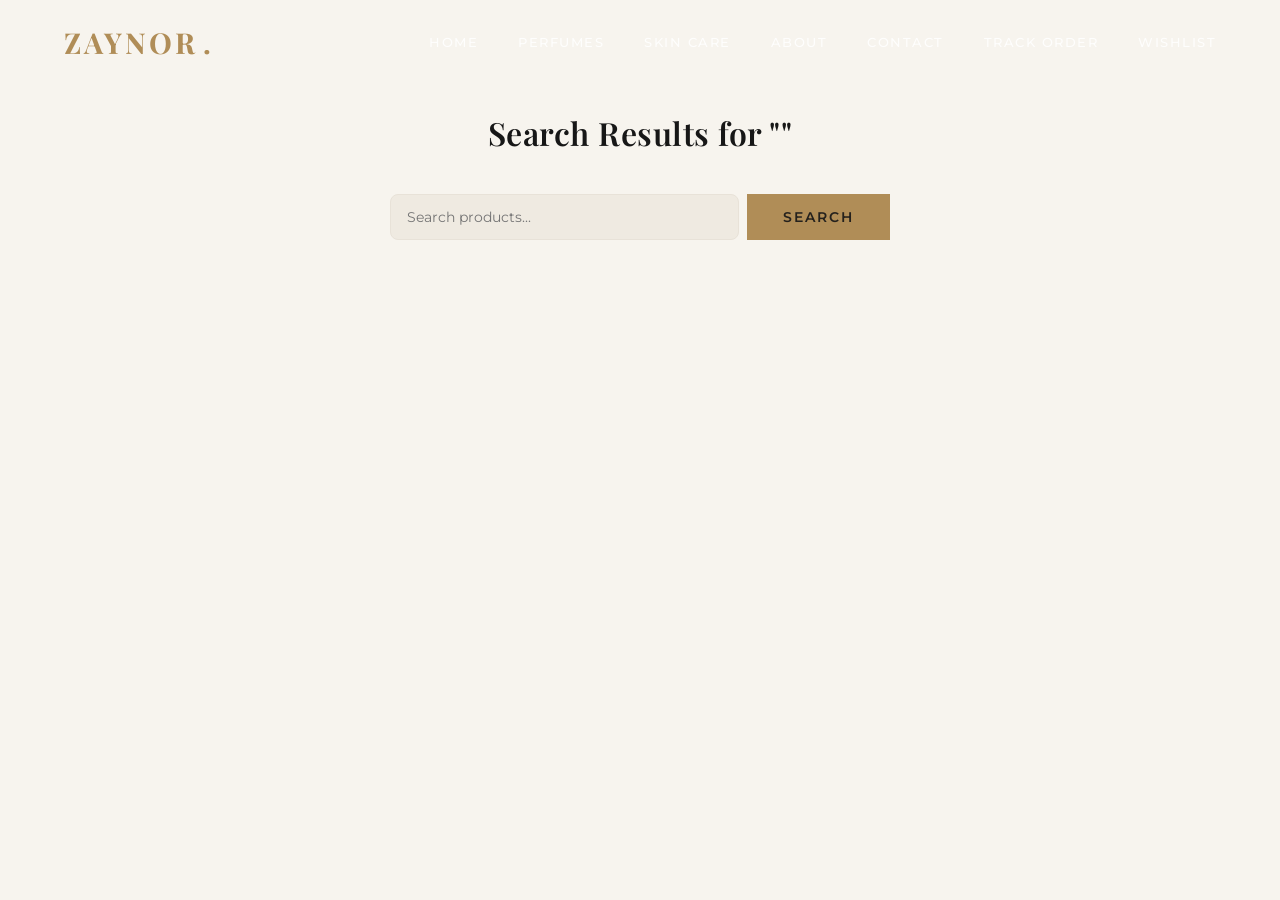
<file: search.html>
<!DOCTYPE html>
<html lang="en">
<head>
    <meta charset="UTF-8">
    <meta name="viewport" content="width=device-width, initial-scale=1.0">
    <title>Search Results | ZAYNOR</title>
    <link rel="stylesheet" href="css/style.css">
    <style>
        .search-section {
            padding: 7rem 1.5rem 4rem;
            max-width: 1000px;
            margin: 0 auto;
        }
        .search-header {
            text-align: center;
            margin-bottom: 2.5rem;
        }
        .search-header h1 {
            font-family: var(--font-heading);
            font-size: 2rem;
            color: var(--text-primary);
            margin-bottom: 0.5rem;
        }
        .search-header .search-term {
            color: var(--gold-primary);
        }
        .search-header p {
            color: var(--text-secondary);
            font-size: 0.9rem;
        }
        .search-results-grid {
            display: grid;
            grid-template-columns: repeat(auto-fill, minmax(260px, 1fr));
            gap: 1.5rem;
        }
        .search-product-card {
            background: var(--bg-secondary);
            border: 1px solid var(--border-light);
            border-radius: 10px;
            overflow: hidden;
            transition: border-color var(--transition-fast);
            cursor: pointer;
        }
        .search-product-card:hover {
            border-color: var(--gold-primary);
        }
        .search-product-card img {
            width: 100%;
            height: 220px;
            object-fit: cover;
        }
        .search-product-card .card-body {
            padding: 1.25rem;
        }
        .search-product-card .card-category {
            font-size: 0.7rem;
            font-weight: 600;
            text-transform: uppercase;
            letter-spacing: 1px;
            color: var(--gold-primary);
            margin-bottom: 0.5rem;
        }
        .search-product-card .card-name {
            font-family: var(--font-heading);
            font-size: 1.1rem;
            color: var(--text-primary);
            margin-bottom: 0.5rem;
        }
        .search-product-card .card-price {
            font-size: 1rem;
            font-weight: 600;
            color: var(--gold-accent);
        }
        .search-empty {
            text-align: center;
            padding: 4rem 1rem;
        }
        .search-empty h2 {
            font-family: var(--font-heading);
            color: var(--text-secondary);
            font-size: 1.5rem;
            margin-bottom: 0.5rem;
        }
        .search-empty p { color: var(--text-secondary); }

        .search-bar-inline {
            display: flex;
            max-width: 500px;
            margin: 0 auto 2rem;
            gap: 0.5rem;
        }
        .search-bar-inline input {
            flex: 1;
            padding: 0.75rem 1rem;
            background: var(--bg-secondary);
            border: 1px solid var(--border-light);
            border-radius: 8px;
            color: var(--text-primary);
            font-family: var(--font-body);
            font-size: 0.9rem;
        }
        .search-bar-inline input:focus {
            outline: none;
            border-color: var(--gold-primary);
        }
        .search-bar-inline .btn {
            white-space: nowrap;
        }
    </style>
</head>
<body>

    <header class="header">
        <nav class="navbar" aria-label="Main Navigation">
            <a href="index.html" class="logo">ZAYNOR<span>.</span></a>
            <button class="nav-toggle" aria-label="Toggle Navigation Menu" aria-expanded="false">
                <span></span><span></span><span></span>
            </button>
            <ul class="nav-menu">
                <li><a href="index.html" class="nav-link">Home</a></li>
                <li><a href="perfumes.html" class="nav-link">Perfumes</a></li>
                <li><a href="skincare.html" class="nav-link">Skin Care</a></li>
                <li><a href="about.html" class="nav-link">About</a></li>
                <li><a href="contact.html" class="nav-link">Contact</a></li>
                <li><a href="tracking.html" class="nav-link">Track Order</a></li>
                <li><a href="wishlist.html" class="nav-link">Wishlist</a></li>
            </ul>
        </nav>
    </header>

    <section class="search-section">
        <div class="search-header">
            <h1>Search Results for "<span id="search-term-display" class="search-term"></span>"</h1>
            <p id="search-count"></p>
        </div>

        <form class="search-bar-inline" id="search-bar-form">
            <input type="text" id="search-bar-input" placeholder="Search products...">
            <button type="submit" class="btn btn-primary">Search</button>
        </form>

        <div id="search-results" class="search-results-grid"></div>
        <div id="search-empty" class="search-empty" style="display:none;">
            <h2>No products found</h2>
            <p>Try a different search term.</p>
        </div>
    </section>

    <script>
    (function () {
        'use strict';
        var API = 'http://127.0.0.1:8000/api/v1';

        function getQuery() {
            return new URLSearchParams(window.location.search).get('q') || '';
        }

        function esc(s) {
            if (!s) return '';
            var d = document.createElement('div');
            d.textContent = s;
            return d.innerHTML;
        }

        function doSearch(query) {
            if (!query) return;
            document.getElementById('search-term-display').textContent = query;
            document.getElementById('search-bar-input').value = query;
            document.title = 'Search: ' + query + ' | ZAYNOR';

            fetch(API + '/products/search?q=' + encodeURIComponent(query))
                .then(function (res) { return res.json(); })
                .then(function (products) {
                    var grid = document.getElementById('search-results');
                    var empty = document.getElementById('search-empty');
                    var count = document.getElementById('search-count');
                    grid.innerHTML = '';

                    if (!products.length) {
                        grid.style.display = 'none';
                        empty.style.display = '';
                        count.textContent = '';
                        return;
                    }

                    empty.style.display = 'none';
                    grid.style.display = '';
                    count.textContent = products.length + ' product(s) found';

                    products.forEach(function (p) {
                        var catName = p.category ? p.category.name : '';
                        var card = document.createElement('a');
                        card.className = 'search-product-card';
                        card.href = '#';
                        card.setAttribute('data-slug', p.slug);
                        card.innerHTML =
                            '<img src="' + esc(p.image) + '" alt="' + esc(p.name) + '">' +
                            '<div class="card-body">' +
                                '<div class="card-category">' + esc(catName) + '</div>' +
                                '<div class="card-name">' + esc(p.name) + '</div>' +
                                '<div class="card-price">' + Number(p.price).toLocaleString() + ' PKR</div>' +
                            '</div>';
                        grid.appendChild(card);
                    });
                });
        }

        document.getElementById('search-bar-form').addEventListener('submit', function (e) {
            e.preventDefault();
            var q = document.getElementById('search-bar-input').value.trim();
            if (q) {
                window.location.search = '?q=' + encodeURIComponent(q);
            }
        });

        doSearch(getQuery());
    })();
    </script>
</body>
</html>
</file>
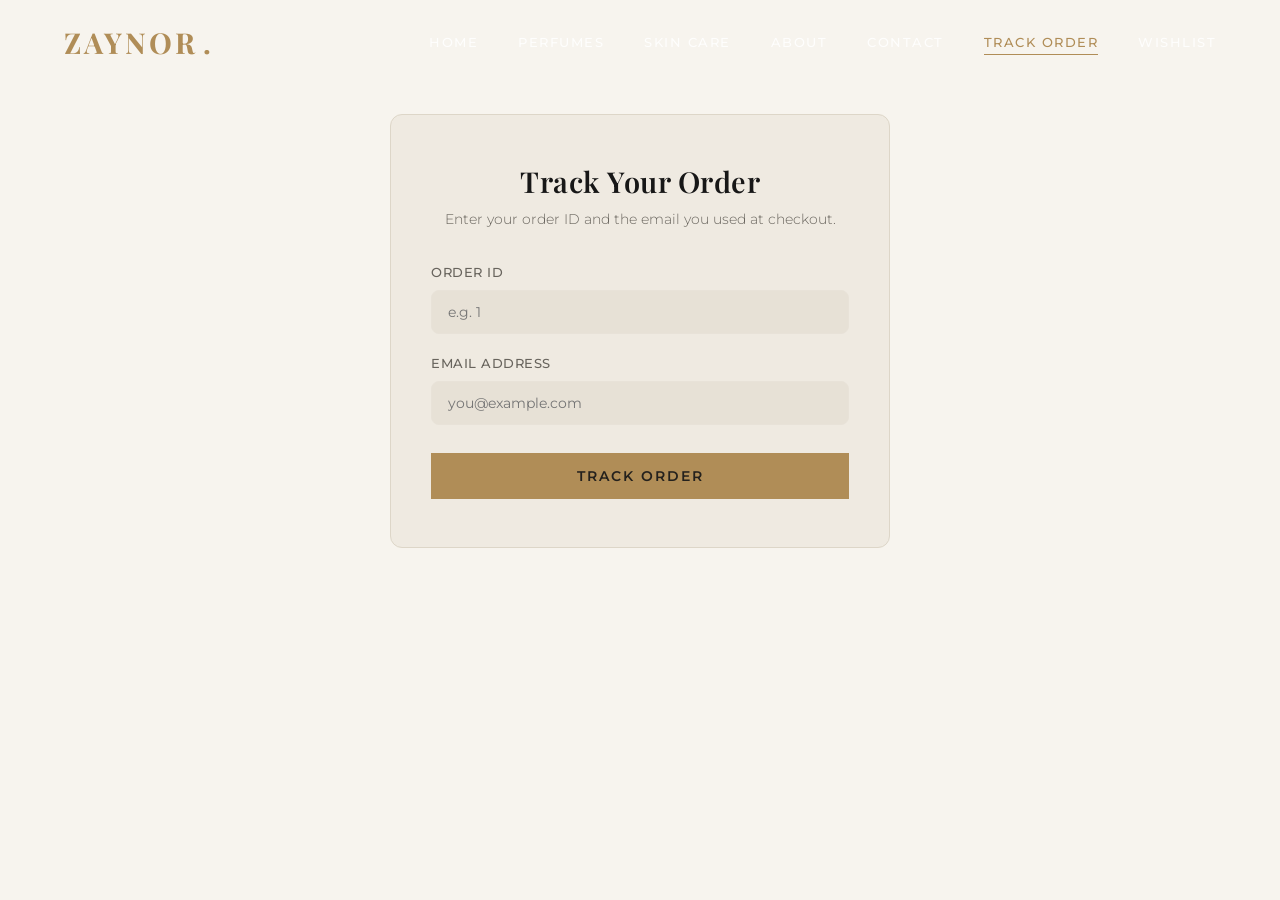
<file: tracking.html>
<!DOCTYPE html>
<html lang="en">
<head>
    <meta charset="UTF-8">
    <meta name="viewport" content="width=device-width, initial-scale=1.0">
    <title>Track Order | ZAYNOR</title>
    <link rel="stylesheet" href="css/style.css">
    <style>
        .track-section {
            min-height: 70vh;
            display: flex;
            align-items: center;
            justify-content: center;
            padding: 6rem 1.5rem 4rem;
        }
        .track-card {
            background: var(--bg-secondary);
            border: 1px solid var(--border-color);
            border-radius: 12px;
            padding: 3rem 2.5rem;
            width: 100%;
            max-width: 500px;
            text-align: center;
        }
        .track-card h1 {
            font-family: var(--font-heading);
            font-size: 1.8rem;
            color: var(--text-primary);
            margin-bottom: 0.5rem;
        }
        .track-card .subtitle {
            color: var(--text-secondary);
            font-size: 0.9rem;
            margin-bottom: 2rem;
        }
        .track-card .form-group {
            text-align: left;
            margin-bottom: 1.25rem;
        }
        .track-card label {
            display: block;
            font-size: 0.8rem;
            font-weight: 500;
            color: var(--text-secondary);
            margin-bottom: 0.4rem;
            text-transform: uppercase;
            letter-spacing: 0.5px;
        }
        .track-card input {
            width: 100%;
            padding: 0.75rem 1rem;
            background: var(--bg-tertiary);
            border: 1px solid var(--border-light);
            border-radius: 8px;
            color: var(--text-primary);
            font-family: var(--font-body);
            font-size: 0.9rem;
            transition: border-color var(--transition-fast);
        }
        .track-card input:focus {
            outline: none;
            border-color: var(--gold-primary);
        }
        .track-error {
            color: #e74c3c;
            font-size: 0.85rem;
            margin-top: 0.5rem;
            display: none;
        }
        .track-error.visible { display: block; }

        /* Tracking result */
        .track-result { display: none; text-align: left; }
        .track-result.visible { display: block; }

        .track-result h2 {
            font-family: var(--font-heading);
            font-size: 1.4rem;
            color: var(--gold-primary);
            margin-bottom: 1rem;
        }

        .track-meta {
            display: grid;
            grid-template-columns: 1fr 1fr;
            gap: 0.75rem;
            margin-bottom: 1.25rem;
        }
        .track-meta dt {
            font-size: 0.75rem;
            font-weight: 600;
            color: var(--text-secondary);
            text-transform: uppercase;
            letter-spacing: 0.5px;
        }
        .track-meta dd {
            font-size: 0.95rem;
            color: var(--text-primary);
            margin: 0;
        }

        /* Status progress bar */
        .status-progress {
            display: flex;
            justify-content: space-between;
            margin: 1.5rem 0;
            position: relative;
        }
        .status-progress::before {
            content: '';
            position: absolute;
            top: 14px;
            left: 0;
            right: 0;
            height: 3px;
            background: var(--bg-tertiary);
        }
        .status-step {
            display: flex;
            flex-direction: column;
            align-items: center;
            z-index: 1;
            flex: 1;
        }
        .status-step .dot {
            width: 28px;
            height: 28px;
            border-radius: 50%;
            background: var(--bg-tertiary);
            border: 3px solid var(--bg-tertiary);
            display: flex;
            align-items: center;
            justify-content: center;
            font-size: 0.7rem;
            color: var(--text-secondary);
            margin-bottom: 0.5rem;
            transition: all 0.3s ease;
        }
        .status-step.completed .dot {
            background: var(--gold-primary);
            border-color: var(--gold-primary);
            color: var(--text-dark);
        }
        .status-step.active .dot {
            border-color: var(--gold-primary);
            color: var(--gold-primary);
            box-shadow: 0 0 12px rgba(197, 160, 89, 0.4);
        }
        .status-step .label {
            font-size: 0.7rem;
            color: var(--text-secondary);
            text-transform: capitalize;
        }
        .status-step.active .label,
        .status-step.completed .label {
            color: var(--gold-primary);
        }

        .track-items {
            list-style: none;
            border-top: 1px solid var(--border-light);
            padding-top: 1rem;
            margin-top: 1rem;
        }
        .track-items li {
            display: flex;
            justify-content: space-between;
            padding: 0.5rem 0;
            border-bottom: 1px solid var(--border-light);
            font-size: 0.9rem;
        }
        .track-items .item-name { color: var(--text-primary); }
        .track-items .item-detail { color: var(--text-secondary); }

        .track-back {
            display: inline-block;
            margin-top: 1.5rem;
            color: var(--gold-primary);
            font-size: 0.85rem;
            cursor: pointer;
            text-decoration: underline;
        }
    </style>
</head>
<body>

    <!-- Header -->
    <header class="header">
        <nav class="navbar" aria-label="Main Navigation">
            <a href="index.html" class="logo">ZAYNOR<span>.</span></a>
            <button class="nav-toggle" aria-label="Toggle Navigation Menu" aria-expanded="false">
                <span></span><span></span><span></span>
            </button>
            <ul class="nav-menu">
                <li><a href="index.html" class="nav-link">Home</a></li>
                <li><a href="perfumes.html" class="nav-link">Perfumes</a></li>
                <li><a href="skincare.html" class="nav-link">Skin Care</a></li>
                <li><a href="about.html" class="nav-link">About</a></li>
                <li><a href="contact.html" class="nav-link">Contact</a></li>
                <li><a href="tracking.html" class="nav-link active">Track Order</a></li>
                <li><a href="wishlist.html" class="nav-link">Wishlist</a></li>
            </ul>
        </nav>
    </header>

    <section class="track-section">
        <div class="track-card">
            <!-- Form -->
            <div id="track-form-wrap">
                <h1>Track Your Order</h1>
                <p class="subtitle">Enter your order ID and the email you used at checkout.</p>
                <form id="track-form">
                    <div class="form-group">
                        <label for="track-order-id">Order ID</label>
                        <input type="number" id="track-order-id" placeholder="e.g. 1" min="1" required>
                    </div>
                    <div class="form-group">
                        <label for="track-email">Email Address</label>
                        <input type="email" id="track-email" placeholder="you@example.com" required>
                    </div>
                    <div id="track-error" class="track-error"></div>
                    <button type="submit" class="btn btn-primary" style="width:100%;margin-top:0.5rem;">Track Order</button>
                </form>
            </div>

            <!-- Result -->
            <div id="track-result" class="track-result">
                <h2>Order #<span id="tr-id"></span></h2>

                <div class="status-progress" id="tr-progress"></div>

                <dl class="track-meta">
                    <div><dt>Status</dt><dd id="tr-status"></dd></div>
                    <div><dt>Date</dt><dd id="tr-date"></dd></div>
                    <div><dt>Total</dt><dd id="tr-total"></dd></div>
                    <div><dt>Customer</dt><dd id="tr-customer"></dd></div>
                </dl>

                <ul class="track-items" id="tr-items"></ul>

                <span class="track-back" id="track-back">Track another order</span>
            </div>
        </div>
    </section>

    <script>
    (function () {
        'use strict';
        var API = 'http://127.0.0.1:8000/api/v1';
        var STATUSES = ['pending', 'confirmed', 'shipped', 'delivered'];

        var form = document.getElementById('track-form');
        var formWrap = document.getElementById('track-form-wrap');
        var result = document.getElementById('track-result');
        var errorEl = document.getElementById('track-error');

        form.addEventListener('submit', function (e) {
            e.preventDefault();
            errorEl.className = 'track-error';
            errorEl.textContent = '';

            var orderId = document.getElementById('track-order-id').value;
            var email = document.getElementById('track-email').value;

            fetch(API + '/orders/track?order_id=' + encodeURIComponent(orderId) + '&email=' + encodeURIComponent(email))
                .then(function (res) { return res.json().then(function (d) { return { ok: res.ok, data: d }; }); })
                .then(function (r) {
                    if (!r.ok) throw new Error(r.data.detail || 'Order not found');
                    showResult(r.data);
                })
                .catch(function (err) {
                    errorEl.textContent = err.message;
                    errorEl.className = 'track-error visible';
                });
        });

        function showResult(order) {
            formWrap.style.display = 'none';
            result.className = 'track-result visible';

            document.getElementById('tr-id').textContent = order.id;
            document.getElementById('tr-status').textContent = order.status;
            document.getElementById('tr-date').textContent = new Date(order.created_at).toLocaleDateString();
            document.getElementById('tr-total').textContent = Number(order.total).toLocaleString() + ' PKR';
            document.getElementById('tr-customer').textContent = order.customer_name;

            // Progress bar
            var progress = document.getElementById('tr-progress');
            progress.innerHTML = '';
            var currentIdx = STATUSES.indexOf(order.status);
            if (order.status === 'cancelled') currentIdx = -1;

            STATUSES.forEach(function (s, i) {
                var step = document.createElement('div');
                step.className = 'status-step';
                if (order.status === 'cancelled') {
                    step.className += '';
                } else if (i < currentIdx) {
                    step.className += ' completed';
                } else if (i === currentIdx) {
                    step.className += ' active';
                }
                var checkOrNum = i < currentIdx ? '\u2713' : (i + 1);
                step.innerHTML = '<span class="dot">' + checkOrNum + '</span><span class="label">' + s + '</span>';
                progress.appendChild(step);
            });

            if (order.status === 'cancelled') {
                progress.innerHTML = '<div style="width:100%;text-align:center;color:#e74c3c;font-weight:600;font-size:0.9rem;">Order Cancelled</div>';
            }

            // Items
            var items = document.getElementById('tr-items');
            items.innerHTML = '';
            order.items.forEach(function (item) {
                var li = document.createElement('li');
                li.innerHTML = '<span class="item-name">' + esc(item.product_name) + ' &times; ' + item.quantity + '</span>' +
                    '<span class="item-detail">' + Number(item.unit_price).toLocaleString() + ' PKR</span>';
                items.appendChild(li);
            });
        }

        document.getElementById('track-back').addEventListener('click', function () {
            formWrap.style.display = '';
            result.className = 'track-result';
            form.reset();
        });

        function esc(s) {
            if (!s) return '';
            var d = document.createElement('div');
            d.textContent = s;
            return d.innerHTML;
        }
    })();
    </script>
</body>
</html>
</file>
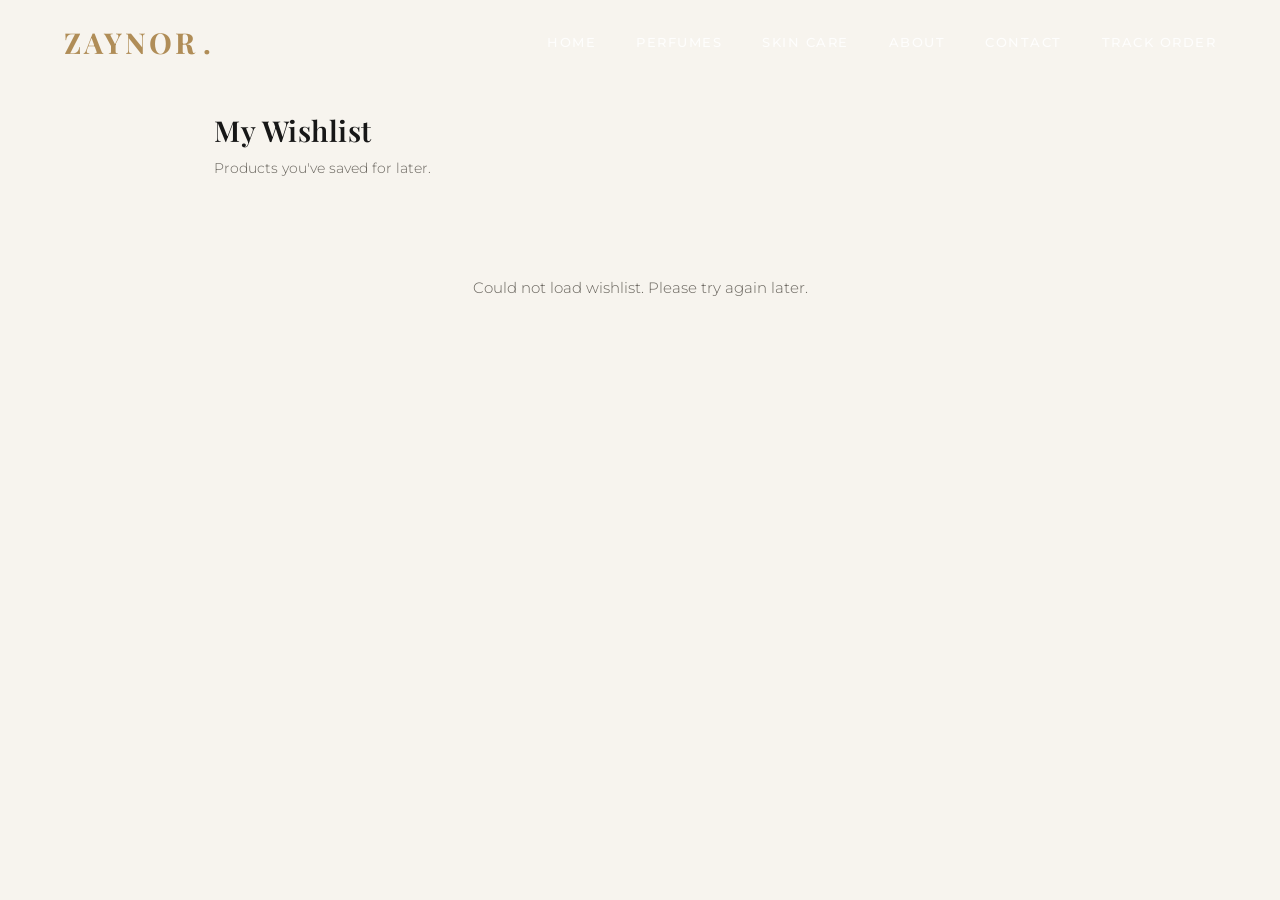
<file: wishlist.html>
<!DOCTYPE html>
<html lang="en">
<head>
    <meta charset="UTF-8">
    <meta name="viewport" content="width=device-width, initial-scale=1.0">
    <title>My Wishlist | ZAYNOR</title>
    <link rel="stylesheet" href="css/style.css">
    <style>
        .wishlist-section {
            min-height: 60vh;
            padding: 7rem 1.5rem 4rem;
            max-width: 900px;
            margin: 0 auto;
        }
        .wishlist-section h1 {
            font-family: var(--font-heading);
            font-size: 1.8rem;
            color: var(--text-primary);
            margin-bottom: 0.5rem;
        }
        .wishlist-section .subtitle {
            color: var(--text-secondary);
            font-size: 0.9rem;
            margin-bottom: 2rem;
        }
        .wishlist-empty {
            text-align: center;
            padding: 4rem 1rem;
            color: var(--text-secondary);
        }
        .wishlist-empty .icon-heart {
            font-size: 3rem;
            margin-bottom: 1rem;
            opacity: 0.3;
        }
        .wishlist-empty p {
            margin-bottom: 1.5rem;
        }
        .wishlist-grid {
            display: grid;
            grid-template-columns: repeat(auto-fill, minmax(250px, 1fr));
            gap: 1.5rem;
        }
        .wishlist-card {
            background: var(--bg-secondary);
            border: 1px solid var(--border-light);
            border-radius: 10px;
            overflow: hidden;
            transition: transform var(--transition-fast), box-shadow var(--transition-fast);
        }
        .wishlist-card:hover {
            transform: translateY(-3px);
            box-shadow: 0 8px 25px rgba(0,0,0,0.1);
        }
        .wishlist-card img {
            width: 100%;
            aspect-ratio: 1;
            object-fit: cover;
        }
        .wishlist-card-body {
            padding: 1rem;
        }
        .wishlist-card-body h3 {
            font-family: var(--font-heading);
            font-size: 1rem;
            color: var(--text-primary);
            margin-bottom: 0.25rem;
        }
        .wishlist-card-body .price {
            color: var(--gold-primary);
            font-weight: 600;
            font-size: 1.05rem;
            margin-bottom: 0.75rem;
        }
        .wishlist-card-actions {
            display: flex;
            gap: 0.5rem;
        }
        .wishlist-card-actions .btn { flex: 1; text-align: center; font-size: 0.8rem; }
    </style>
</head>
<body>

    <!-- Header -->
    <header class="header">
        <nav class="navbar" aria-label="Main Navigation">
            <a href="index.html" class="logo">ZAYNOR<span>.</span></a>
            <button class="nav-toggle" aria-label="Toggle Navigation Menu" aria-expanded="false">
                <span></span><span></span><span></span>
            </button>
            <ul class="nav-menu">
                <li><a href="index.html" class="nav-link">Home</a></li>
                <li><a href="perfumes.html" class="nav-link">Perfumes</a></li>
                <li><a href="skincare.html" class="nav-link">Skin Care</a></li>
                <li><a href="about.html" class="nav-link">About</a></li>
                <li><a href="contact.html" class="nav-link">Contact</a></li>
                <li><a href="tracking.html" class="nav-link">Track Order</a></li>
            </ul>
        </nav>
    </header>

    <section class="wishlist-section">
        <h1>My Wishlist</h1>
        <p class="subtitle">Products you've saved for later.</p>
        <div id="wishlist-container"></div>
    </section>

    <script>
    (function () {
        'use strict';
        var API = 'http://127.0.0.1:8000/api/v1';
        var WHATSAPP = '923185868241';

        function getSessionKey() {
            var key = localStorage.getItem('zaynor_session');
            if (!key) {
                key = 'sess_' + Math.random().toString(36).substring(2) + Date.now().toString(36);
                localStorage.setItem('zaynor_session', key);
            }
            return key;
        }

        var container = document.getElementById('wishlist-container');
        container.innerHTML = '<p style="color:var(--text-secondary);text-align:center;padding:2rem;">Loading...</p>';

        fetch(API + '/wishlist/?session_key=' + encodeURIComponent(getSessionKey()))
            .then(function (r) { return r.json(); })
            .then(function (items) {
                if (!items || items.length === 0) {
                    container.innerHTML =
                        '<div class="wishlist-empty">' +
                        '<div class="icon-heart">&#9825;</div>' +
                        '<p>Your wishlist is empty.</p>' +
                        '<a href="index.html" class="btn btn-primary">Browse Products</a>' +
                        '</div>';
                    return;
                }

                var html = '<div class="wishlist-grid">';
                items.forEach(function (item) {
                    var price = item.product_price ? Number(item.product_price).toLocaleString('en-PK') : '';
                    var img = item.product_image || 'images/placeholder.png';
                    var waMsg = 'Assalam-o-Alaikum ZAYNOR,%0AI would like to order:%0A%0A*Product:* ' + encodeURIComponent(item.product_name || item.product_slug);
                    var waLink = 'https://wa.me/' + WHATSAPP + '?text=' + waMsg;

                    html +=
                        '<div class="wishlist-card" data-slug="' + item.product_slug + '">' +
                        '<img src="' + img + '" alt="' + esc(item.product_name || '') + '">' +
                        '<div class="wishlist-card-body">' +
                        '<h3>' + esc(item.product_name || item.product_slug) + '</h3>' +
                        (price ? '<div class="price">Rs. ' + price + '</div>' : '') +
                        '<div class="wishlist-card-actions">' +
                        '<a href="' + waLink + '" target="_blank" class="btn btn-whatsapp btn-small">Order</a>' +
                        '<button class="btn btn-outline btn-small remove-btn" data-slug="' + item.product_slug + '">Remove</button>' +
                        '</div>' +
                        '</div>' +
                        '</div>';
                });
                html += '</div>';
                container.innerHTML = html;

                container.querySelectorAll('.remove-btn').forEach(function (btn) {
                    btn.addEventListener('click', function () {
                        var slug = this.getAttribute('data-slug');
                        fetch(API + '/wishlist/' + encodeURIComponent(slug) + '?session_key=' + encodeURIComponent(getSessionKey()), {
                            method: 'DELETE'
                        }).then(function () {
                            var card = container.querySelector('[data-slug="' + slug + '"]');
                            if (card) card.remove();
                            if (container.querySelectorAll('.wishlist-card').length === 0) {
                                container.innerHTML =
                                    '<div class="wishlist-empty">' +
                                    '<div class="icon-heart">&#9825;</div>' +
                                    '<p>Your wishlist is empty.</p>' +
                                    '<a href="index.html" class="btn btn-primary">Browse Products</a>' +
                                    '</div>';
                            }
                        });
                    });
                });
            })
            .catch(function () {
                container.innerHTML =
                    '<div class="wishlist-empty">' +
                    '<p>Could not load wishlist. Please try again later.</p>' +
                    '</div>';
            });

        function esc(s) {
            if (!s) return '';
            var d = document.createElement('div');
            d.textContent = s;
            return d.innerHTML;
        }
    })();
    </script>
</body>
</html>
</file>
<file: css/style.css>
/* ==========================================================================
   ZAYNOR - Premium Men's Grooming Brand
   Custom CSS Stylesheet
   ========================================================================== */

/* Import Google Fonts */
@import url('https://fonts.googleapis.com/css2?family=Montserrat:wght@300;400;500;600;700&family=Playfair+Display:ital,wght@0,400;0,600;0,700;1,400&display=swap');

/* CSS Variables for design tokens */
:root {
    --bg-primary: #F7F4EE;
    --bg-secondary: #EFEAE1;
    --bg-tertiary: #E7E1D6;
    --bg-overlay: rgba(247, 244, 238, 0.92);
    
    --gold-primary: #B08D57;
    --gold-accent: #8F6F3F;
    --gold-dark: #765A32;
    --gold-muted: rgba(176, 141, 87, 0.15);
    
    --text-primary: #171717;
    --text-secondary: #68645D;
    --text-dark: #24211D;
    
    --border-color: #DDD6C8;
    --border-light: #E8E2D8;
    
    --font-heading: 'Playfair Display', serif;
    --font-body: 'Montserrat', sans-serif;
    
    --transition-fast: 0.25s cubic-bezier(0.4, 0, 0.2, 1);
    --transition-normal: 0.4s cubic-bezier(0.4, 0, 0.2, 1);
    
    --shadow-premium: 0 15px 35px rgba(0, 0, 0, 0.5);
    --shadow-gold: 0 10px 25px rgba(197, 160, 89, 0.15);
}

/* ==========================================================================
   Reset & Base Styles
   ========================================================================== */
*, *::before, *::after {
    box-sizing: border-box;
    margin: 0;
    padding: 0;
}

html {
    scroll-behavior: smooth;
    font-size: 16px;
}

body {
    background-color: var(--bg-primary);
    color: var(--text-primary);
    font-family: var(--font-body);
    font-weight: 400;
    line-height: 1.6;
    overflow-x: hidden;
}

/* Custom Scrollbar */
::-webkit-scrollbar {
    width: 8px;
}
::-webkit-scrollbar-track {
    background: var(--bg-primary);
}
::-webkit-scrollbar-thumb {
    background: var(--gold-dark);
    border-radius: 4px;
}
::-webkit-scrollbar-thumb:hover {
    background: var(--gold-primary);
}

/* Typography & Titles */
h1, h2, h3, h4, h5, h6 {
    font-family: var(--font-heading);
    font-weight: 600;
    line-height: 1.3;
    letter-spacing: 0.5px;
}

h1 { font-size: 3rem; }
h2 { font-size: 2.2rem; }
h3 { font-size: 1.6rem; }

p {
    font-size: 0.95rem;
    font-weight: 300;
    color: var(--text-secondary);
}

a {
    color: inherit;
    text-decoration: none;
    transition: var(--transition-fast);
}

ul {
    list-style: none;
}

img {
    max-width: 100%;
    height: auto;
    display: block;
}

/* Section Wrapper */
.section {
    padding: 5rem 1.5rem;
    max-width: 1200px;
    margin: 0 auto;
}

.section-title-container {
    text-align: center;
    margin-bottom: 3.5rem;
    position: relative;
}

.section-title {
    font-size: 2.2rem;
    margin-bottom: 0.5rem;
    text-transform: uppercase;
    letter-spacing: 2px;
}

.section-title-container::after {
    content: '';
    display: block;
    width: 60px;
    height: 2px;
    background: var(--gold-primary);
    margin: 0.8rem auto 0;
}

.section-subtitle {
    color: var(--gold-primary);
    font-family: var(--font-body);
    font-weight: 500;
    font-size: 0.85rem;
    letter-spacing: 3px;
    text-transform: uppercase;
}

/* ==========================================================================
   Button Styles
   ========================================================================== */
.btn {
    display: inline-flex;
    align-items: center;
    justify-content: center;
    padding: 0.9rem 2.2rem;
    font-family: var(--font-body);
    font-size: 0.85rem;
    font-weight: 600;
    letter-spacing: 2px;
    text-transform: uppercase;
    border: 1px solid transparent;
    cursor: pointer;
    transition: var(--transition-normal);
    position: relative;
    overflow: hidden;
    gap: 8px;
}

.btn-primary {
    background-color: var(--gold-primary);
    color: var(--text-dark);
}

.btn-primary:hover {
    background-color: var(--gold-accent);
    box-shadow: var(--shadow-gold);
    transform: translateY(-2px);
}

.btn-outline {
    background-color: transparent;
    border-color: var(--gold-primary);
    color: var(--gold-primary);
}

.btn-outline:hover {
    background-color: var(--gold-primary);
    color: var(--text-dark);
    transform: translateY(-2px);
}

.btn-whatsapp {
    background-color: #25d366;
    color: #fff;
    border: none;
    font-size: 0.85rem;
    font-weight: 600;
    letter-spacing: 1px;
}

.btn-whatsapp:hover {
    background-color: #20ba5a;
    box-shadow: 0 10px 20px rgba(37, 211, 102, 0.2);
    transform: translateY(-2px);
}

.btn-small {
    padding: 0.6rem 1.2rem;
    font-size: 0.75rem;
    letter-spacing: 1px;
}

.btn-full {
    width: 100%;
}

/* ==========================================================================
   Navbar & Navigation
   ========================================================================== */
.header {
    position: fixed;
    top: 0;
    left: 0;
    width: 100%;
    z-index: 1000;
    transition: var(--transition-normal);
    border-bottom: 1px solid transparent;
}

.header-scrolled {
    background-color: rgba(247, 244, 238, 0.95);
    backdrop-filter: blur(10px);
    border-bottom: 1px solid var(--border-light);
    box-shadow: 0 5px 25px rgba(0,0,0,0.4);
}

.navbar {
    display: flex;
    align-items: center;
    justify-content: space-between;
    padding: 1.2rem 1.5rem;
    max-width: 1200px;
    margin: 0 auto;
    width: 100%;
    transition: var(--transition-normal);
}

.header-scrolled .navbar {
    padding: 0.8rem 1.5rem;
}

.logo {
    font-family: var(--font-heading);
    font-size: 1.8rem;
    font-weight: 700;
    letter-spacing: 3px;
    color: var(--gold-primary);
    display: flex;
    align-items: center;
    gap: 5px;
    transition: var(--transition-fast);
}

.header-scrolled .logo {
    color: var(--text-primary);
}

.logo span {
    color: var(--gold-primary);
}

/* ── Desktop nav-menu: clean horizontal flex ────────────────────────────── */
.nav-menu {
    display: flex;
    align-items: center;
    gap: 2.5rem;
    list-style: none;
}

/* Desktop nav link styles */
.nav-link {
    font-family: var(--font-body);
    font-size: 0.8rem;
    font-weight: 500;
    text-transform: uppercase;
    letter-spacing: 1.5px;
    color: rgba(255,255,255,0.85);
    position: relative;
    padding: 5px 0;
    transition: var(--transition-fast);
}

.header-scrolled .nav-link {
    color: var(--text-secondary);
}

.nav-link:hover, .nav-link.active {
    color: var(--gold-primary);
}

.nav-link::after {
    content: '';
    position: absolute;
    bottom: 0;
    left: 0;
    width: 0;
    height: 1px;
    background-color: var(--gold-primary);
    transition: var(--transition-fast);
}

.nav-link:hover::after, .nav-link.active::after {
    width: 100%;
}

/* Hamburger — hidden on desktop */
.nav-toggle {
    display: none;
    flex-direction: column;
    justify-content: center;
    gap: 5px;
    background: none;
    border: none;
    cursor: pointer;
    padding: 6px;
    z-index: 1001;
    position: relative;
}

.nav-toggle span {
    display: block;
    width: 24px;
    height: 2px;
    background-color: #fff;
    border-radius: 2px;
    transition: var(--transition-fast);
}

.header-scrolled .nav-toggle span {
    background-color: var(--text-primary);
}


/* Default: Mobile Drawer & Overlay are COMPLETELY HIDDEN on Desktop screens (>768px) */
.mobile-drawer {
    display: none !important;
    visibility: hidden !important;
    pointer-events: none !important;
}

.nav-overlay {
    display: none !important;
    visibility: hidden !important;
    pointer-events: none !important;
    position: fixed;
    inset: 0;
    background-color: rgba(0, 0, 0, 0.65);
    backdrop-filter: blur(4px);
    -webkit-backdrop-filter: blur(4px);
    z-index: 998;
    opacity: 0;
    transition: opacity 0.35s ease;
}

/* ==========================================================================
   Mobile Nav Drawer  (only activated on ≤ 768 px)
   ========================================================================== */
@media (max-width: 768px) {

    /* Show hamburger button on mobile only */
    .nav-toggle {
        display: flex !important;
    }

    /* Hide desktop nav links on mobile — the drawer handles them */
    .nav-menu {
        display: none !important;
    }

    /* Show overlay on mobile when active */
    .nav-overlay.active {
        display: block !important;
        visibility: visible !important;
        pointer-events: auto !important;
        opacity: 1;
    }

    /* ── Drawer panel ─────────────────────────────────────────────────────── */
    .mobile-drawer {
        display: flex !important;
        visibility: visible !important;
        pointer-events: auto !important;
        position: fixed;
        top: 0;
        right: -110%;
        height: 100vh;
        width: 80%;
        max-width: 320px;
        background-color: #0d0d10;
        flex-direction: column;
        border-left: 1px solid var(--gold-primary);
        box-shadow: -15px 0 50px rgba(0, 0, 0, 0.85);
        transition: right 0.42s cubic-bezier(0.4, 0, 0.2, 1);
        z-index: 999;
        overflow: hidden;
    }

    .mobile-drawer.open {
        right: 0;
    }

    /* ── Drawer header: ZAYNOR logo + × close ─────────────────────────────── */
    .drawer-header {
        display: flex;
        align-items: center;
        justify-content: space-between;
        padding: 1.4rem 1.8rem;
        border-bottom: 1px solid rgba(197, 160, 89, 0.15);
        flex-shrink: 0;
    }

    .drawer-brand {
        font-family: var(--font-heading);
        font-size: 1.5rem;
        font-weight: 700;
        letter-spacing: 3px;
        color: var(--text-primary);
    }

    .drawer-brand span {
        color: var(--gold-primary);
    }

    /* × close button */
    .drawer-close {
        background: none;
        border: 1px solid rgba(197, 160, 89, 0.3);
        color: var(--text-secondary);
        cursor: pointer;
        width: 36px;
        height: 36px;
        display: flex;
        align-items: center;
        justify-content: center;
        transition: var(--transition-fast);
        flex-shrink: 0;
        border-radius: 2px;
    }

    .drawer-close:hover {
        color: var(--gold-primary);
        border-color: var(--gold-primary);
        background-color: rgba(197, 160, 89, 0.08);
    }

    /* ── Drawer nav links ─────────────────────────────────────────────────── */
    .drawer-links {
        flex: 1;
        overflow-y: auto;
        padding: 0.8rem 0;
        list-style: none;
    }

    .drawer-links li a {
        display: flex;
        align-items: center;
        gap: 10px;
        padding: 1rem 2rem;
        font-family: var(--font-body);
        font-size: 0.85rem;
        font-weight: 500;
        text-transform: uppercase;
        letter-spacing: 2.5px;
        color: var(--text-secondary);
        border-bottom: 1px solid rgba(255, 255, 255, 0.04);
        transition: var(--transition-fast);
    }

    .drawer-links li a::before {
        content: '';
        display: inline-block;
        width: 0;
        height: 1px;
        background-color: var(--gold-primary);
        transition: width 0.28s ease;
        flex-shrink: 0;
    }

    .drawer-links li a:hover,
    .drawer-links li a.active {
        color: var(--gold-primary);
        background-color: rgba(197, 160, 89, 0.05);
        padding-left: 2.4rem;
    }

    .drawer-links li a:hover::before,
    .drawer-links li a.active::before {
        width: 14px;
    }

    /* ── Drawer footer: WhatsApp contact ──────────────────────────────────── */
    .drawer-footer {
        padding: 1.4rem 2rem;
        border-top: 1px solid rgba(197, 160, 89, 0.12);
        flex-shrink: 0;
    }

    .drawer-footer p {
        font-size: 0.72rem;
        color: var(--text-secondary);
        letter-spacing: 1px;
        opacity: 0.55;
        margin-bottom: 0.6rem;
    }

    .drawer-wa-link {
        display: inline-flex;
        align-items: center;
        gap: 8px;
        color: #25d366;
        font-size: 0.8rem;
        font-weight: 600;
        letter-spacing: 1px;
    }

    .drawer-wa-link svg {
        width: 17px;
        height: 17px;
        fill: #25d366;
        flex-shrink: 0;
    }
}

/* ==========================================================================
   Hero Section (Home)
   ========================================================================== */
.hero {
    height: 100vh;
    min-height: 600px;
    position: relative;
    display: flex;
    align-items: center;
    justify-content: center;
    text-align: center;
    background: linear-gradient(to bottom, rgba(10, 10, 12, 0.4), rgba(10, 10, 12, 0.95)), url('../images/hero-bg.png') no-repeat center center/cover;
    padding: 0 1.5rem;
}

.hero-content {
    max-width: 800px;
    opacity: 0;
    transform: translateY(30px);
    animation: fadeInUp 1.2s forwards 0.3s;
}

.hero-subtitle {
    font-size: 0.9rem;
    font-weight: 500;
    color: var(--gold-primary);
    text-transform: uppercase;
    letter-spacing: 6px;
    margin-bottom: 1.5rem;
}

.hero-title {
    font-size: 4.5rem;
    font-weight: 900;
    color: var(--gold-primary);
    letter-spacing: 5px;
    margin-bottom: 1.5rem;
    text-transform: uppercase;
}

.hero-title span {
    color: var(--gold-primary);
    font-weight: 300;
}

.hero-description {
    font-size: 1.1rem;
    max-width: 600px;
    margin: 0 auto 3rem;
    color: #ffffff;
    font-weight: 300;
}

.hero-ctas {
    display: flex;
    justify-content: center;
    gap: 1.5rem;
    flex-wrap: wrap;
}

@media (max-width: 768px) {
    .hero-title {
        font-size: 3rem;
    }
    .hero-subtitle {
        font-size: 0.8rem;
        letter-spacing: 4px;
    }
}

/* Animations */
@keyframes fadeInUp {
    to {
        opacity: 1;
        transform: translateY(0);
    }
}

/* ==========================================================================
   Category Cards
   ========================================================================== */
.categories-grid {
    display: grid;
    grid-template-columns: repeat(2, 1fr);
    gap: 2rem;
}

.category-card {
    height: 450px;
    position: relative;
    overflow: hidden;
    border: 1px solid var(--border-light);
    display: flex;
    align-items: flex-end;
    padding: 3rem;
    transition: var(--transition-normal);
}

.category-card-bg {
    position: absolute;
    top: 0;
    left: 0;
    width: 100%;
    height: 100%;
    z-index: 1;
    transition: var(--transition-normal);
}

.category-card:nth-child(1) .category-card-bg {
    background: linear-gradient(to top, rgba(10, 10, 12, 0.95), rgba(10, 10, 12, 0.1)), url('../images/perfumes/monarch.png') no-repeat center center/cover;
}

.category-card:nth-child(2) .category-card-bg {
    background: linear-gradient(to top, rgba(10, 10, 12, 0.95), rgba(10, 10, 12, 0.1)), url('../images/skincare/serum.png') no-repeat center center/cover;
}

.category-card-content {
    position: relative;
    z-index: 2;
    width: 100%;
}

.category-tag {
    color: var(--gold-primary);
    font-size: 0.75rem;
    text-transform: uppercase;
    letter-spacing: 3px;
    font-weight: 600;
    margin-bottom: 0.5rem;
    display: block;
}

.category-card-title {
    font-size: 2.2rem;
    margin-bottom: 1rem;
    text-transform: uppercase;
}

.category-card:hover {
    border-color: var(--gold-primary);
    box-shadow: var(--shadow-gold);
}

.category-card:hover .category-card-bg {
    transform: scale(1.05);
}

@media (max-width: 768px) {
    .categories-grid {
        grid-template-columns: 1fr;
    }
    .category-card {
        height: 350px;
        padding: 2rem;
    }
    .category-card-title {
        font-size: 1.8rem;
    }
}

/* ==========================================================================
   Product Showcase / Card Styles
   ========================================================================== */
.product-grid {
    display: grid;
    grid-template-columns: repeat(auto-fill, minmax(280px, 1fr));
    gap: 2.5rem 2rem;
}

.product-card {
    background-color: var(--bg-secondary);
    border: 1px solid var(--border-light);
    transition: var(--transition-normal);
    display: flex;
    flex-direction: column;
    height: 100%;
    position: relative;
}

.product-image-container {
    position: relative;
    padding-top: 100%; /* 1:1 Aspect Ratio */
    background-color: #000;
    overflow: hidden;
    cursor: pointer;
}

.product-image {
    position: absolute;
    top: 0;
    left: 0;
    width: 100%;
    height: 100%;
    object-fit: cover;
    transition: var(--transition-normal);
}

.product-card:hover .product-image {
    transform: scale(1.05);
}

.product-badge {
    position: absolute;
    top: 15px;
    left: 15px;
    background-color: var(--gold-primary);
    color: var(--text-dark);
    font-size: 0.7rem;
    font-weight: 700;
    text-transform: uppercase;
    letter-spacing: 1px;
    padding: 4px 10px;
    z-index: 10;
}

.product-quickview {
    position: absolute;
    bottom: -50px;
    left: 0;
    width: 100%;
    background-color: rgba(10, 10, 12, 0.9);
    color: var(--gold-primary);
    text-align: center;
    padding: 0.8rem;
    font-size: 0.75rem;
    font-weight: 600;
    letter-spacing: 1.5px;
    text-transform: uppercase;
    transition: var(--transition-fast);
    backdrop-filter: blur(5px);
    z-index: 10;
}

.product-image-container:hover .product-quickview {
    bottom: 0;
}

.product-details {
    padding: 1.5rem;
    display: flex;
    flex-direction: column;
    flex-grow: 1;
}

.product-meta {
    display: flex;
    justify-content: space-between;
    align-items: baseline;
    margin-bottom: 0.8rem;
}

.product-title {
    font-size: 1.25rem;
    color: var(--text-primary);
    margin-bottom: 0.8rem;
}

.product-price {
    font-family: var(--font-body);
    font-weight: 600;
    font-size: 1.1rem;
    color: var(--gold-primary);
}

.product-description {
    font-size: 0.85rem;
    line-height: 1.5;
    margin-bottom: 1.5rem;
    color: var(--text-secondary);
    display: -webkit-box;
    -webkit-line-clamp: 2;
    -webkit-box-orient: vertical;
    overflow: hidden;
}

.product-actions {
    margin-top: auto;
}

.product-card:hover {
    border-color: var(--gold-primary);
    transform: translateY(-5px);
    box-shadow: var(--shadow-gold);
}

/* ==========================================================================
   Brand Story Section (Home / About)
   ========================================================================== */
.about-banner {
    display: grid;
    grid-template-columns: 1fr 1fr;
    gap: 4rem;
    align-items: center;
}

.about-image-container {
    position: relative;
    border: 1px solid var(--gold-primary);
    padding: 15px;
}

.about-image {
    width: 100%;
    height: 480px;
    object-fit: cover;
}

.about-subtitle {
    color: var(--gold-primary);
    font-size: 0.85rem;
    text-transform: uppercase;
    letter-spacing: 3px;
    font-weight: 500;
    margin-bottom: 1rem;
    display: block;
}

.about-title {
    font-size: 2.8rem;
    margin-bottom: 1.5rem;
    text-transform: uppercase;
}

.about-text {
    margin-bottom: 1.5rem;
    line-height: 1.7;
}

@media (max-width: 768px) {
    .about-banner {
        grid-template-columns: 1fr;
        gap: 2.5rem;
    }
    .about-image {
        height: 300px;
    }
    .about-title {
        font-size: 2rem;
    }
}

/* ==========================================================================
   Brand Features Section
   ========================================================================== */
.features-grid {
    display: grid;
    grid-template-columns: repeat(3, 1fr);
    gap: 3rem;
    text-align: center;
}

.feature-item {
    padding: 2.5rem 1.5rem;
    background-color: var(--bg-secondary);
    border: 1px solid var(--border-light);
    transition: var(--transition-normal);
}

.feature-icon {
    font-size: 2.5rem;
    color: var(--gold-primary);
    margin-bottom: 1.5rem;
    display: inline-block;
}

.feature-title {
    font-size: 1.25rem;
    text-transform: uppercase;
    letter-spacing: 1px;
    margin-bottom: 1rem;
}

.feature-item:hover {
    border-color: var(--gold-primary);
    transform: translateY(-5px);
    box-shadow: var(--shadow-gold);
}

@media (max-width: 768px) {
    .features-grid {
        grid-template-columns: 1fr;
        gap: 1.5rem;
    }
}

/* ==========================================================================
   Contact Page Elements
   ========================================================================== */
.contact-container {
    display: grid;
    grid-template-columns: 1fr 1.2fr;
    gap: 4rem;
}

.contact-info {
    display: flex;
    flex-direction: column;
    gap: 2.5rem;
}

.contact-info-block {
    display: flex;
    gap: 1.5rem;
    align-items: flex-start;
}

.contact-info-icon {
    font-size: 1.5rem;
    color: var(--gold-primary);
    padding: 10px;
    border: 1px solid var(--gold-primary);
    line-height: 1;
}

.contact-info-title {
    font-size: 1.1rem;
    text-transform: uppercase;
    letter-spacing: 1px;
    margin-bottom: 0.3rem;
}

.contact-info-details a:hover {
    color: var(--gold-primary);
}

.contact-form {
    background-color: var(--bg-secondary);
    padding: 3rem;
    border: 1px solid var(--border-light);
}

.form-group {
    margin-bottom: 1.8rem;
}

.form-label {
    display: block;
    font-size: 0.75rem;
    text-transform: uppercase;
    letter-spacing: 1px;
    color: var(--gold-primary);
    margin-bottom: 0.6rem;
    font-weight: 500;
}

.form-control {
    width: 100%;
    background-color: var(--bg-primary);
    border: 1px solid var(--border-light);
    color: var(--text-primary);
    padding: 0.8rem 1.2rem;
    font-family: var(--font-body);
    font-size: 0.9rem;
    transition: var(--transition-fast);
}

.form-control:focus {
    outline: none;
    border-color: var(--gold-primary);
}

textarea.form-control {
    resize: vertical;
    min-height: 120px;
}

@media (max-width: 768px) {
    .contact-container {
        grid-template-columns: 1fr;
        gap: 3rem;
    }
    .contact-form {
        padding: 2rem 1.5rem;
    }
}

/* ==========================================================================
   Product Detail Modal
   ========================================================================== */
.modal {
    position: fixed;
    top: 0;
    left: 0;
    width: 100%;
    height: 100%;
    z-index: 2000;
    display: none; /* Controlled via JS */
    align-items: center;
    justify-content: center;
    padding: 1.5rem;
}

.modal-backdrop {
    position: absolute;
    top: 0;
    left: 0;
    width: 100%;
    height: 100%;
    background-color: var(--bg-overlay);
    backdrop-filter: blur(8px);
}

.modal-container {
    position: relative;
    background-color: var(--bg-secondary);
    border: 1px solid var(--gold-primary);
    max-width: 900px;
    width: 100%;
    max-height: 90vh;
    overflow-y: auto;
    z-index: 10;
    box-shadow: 0 25px 50px rgba(0,0,0,0.8), var(--shadow-gold);
    transform: translateY(30px);
    opacity: 0;
    transition: var(--transition-normal);
}

.modal.open .modal-container {
    transform: translateY(0);
    opacity: 1;
}

.modal-close {
    position: absolute;
    top: 20px;
    right: 20px;
    background: none;
    border: none;
    font-size: 1.8rem;
    color: var(--text-secondary);
    cursor: pointer;
    transition: var(--transition-fast);
    z-index: 15;
}

.modal-close:hover {
    color: var(--gold-primary);
    transform: rotate(90deg);
}

.modal-content {
    display: grid;
    grid-template-columns: 1fr 1fr;
    gap: 3rem;
    padding: 3rem;
}

.modal-gallery {
    position: relative;
}

.modal-gallery img {
    width: 100%;
    height: 400px;
    object-fit: cover;
    border: 1px solid var(--border-light);
}

.modal-info {
    display: flex;
    flex-direction: column;
}

.modal-title {
    font-size: 2.2rem;
    margin-bottom: 0.5rem;
    text-transform: uppercase;
}

.modal-category {
    font-size: 0.75rem;
    text-transform: uppercase;
    color: var(--gold-primary);
    letter-spacing: 2px;
    margin-bottom: 1.2rem;
}

.modal-price {
    font-size: 1.5rem;
    font-weight: 600;
    color: var(--gold-primary);
    margin-bottom: 1.5rem;
    padding-bottom: 1.5rem;
    border-bottom: 1px solid var(--border-light);
}

.modal-description {
    font-size: 0.9rem;
    color: var(--text-secondary);
    margin-bottom: 2rem;
    line-height: 1.7;
}

.modal-spec-grid {
    display: grid;
    grid-template-columns: 1fr 1fr;
    gap: 1.2rem;
    margin-bottom: 2.5rem;
}

.modal-spec-item {
    font-size: 0.8rem;
}

.modal-spec-label {
    color: var(--gold-primary);
    text-transform: uppercase;
    font-size: 0.7rem;
    font-weight: 600;
    margin-bottom: 0.2rem;
}

.modal-spec-value {
    color: var(--text-primary);
}

@media (max-width: 768px) {
    .modal-content {
        grid-template-columns: 1fr;
        gap: 2rem;
        padding: 2rem;
    }
    .modal-gallery img {
        height: 280px;
    }
    .modal-title {
        font-size: 1.8rem;
    }
}

/* ==========================================================================
   Footer Section
   ========================================================================== */
.footer {
    background-color: var(--bg-secondary);
    border-top: 1px solid var(--border-light);
    padding: 5rem 1.5rem 2rem;
}

.footer-container {
    max-width: 1200px;
    margin: 0 auto;
    display: grid;
    grid-template-columns: 1.5fr 1fr 1fr 1.5fr;
    gap: 3rem;
    margin-bottom: 4rem;
}

.footer-brand h3 {
    font-size: 1.6rem;
    margin-bottom: 1rem;
    letter-spacing: 2px;
}

.footer-brand h3 span {
    color: var(--gold-primary);
}

.footer-brand p {
    margin-bottom: 1.5rem;
}

.footer-socials {
    display: flex;
    gap: 1rem;
}

.footer-socials a {
    display: flex;
    align-items: center;
    justify-content: center;
    width: 38px;
    height: 38px;
    border: 1px solid var(--border-light);
    color: var(--text-secondary);
    font-size: 1rem;
    transition: var(--transition-fast);
}

.footer-socials a:hover {
    color: var(--gold-primary);
    border-color: var(--gold-primary);
    box-shadow: var(--shadow-gold);
    transform: translateY(-3px);
}

.footer-links h4, .footer-contact h4, .footer-newsletter h4 {
    font-size: 0.9rem;
    text-transform: uppercase;
    letter-spacing: 2px;
    margin-bottom: 1.5rem;
    color: var(--gold-primary);
}

.footer-links ul {
    display: flex;
    flex-direction: column;
    gap: 0.8rem;
}

.footer-links a {
    font-size: 0.85rem;
    color: var(--text-secondary);
}

.footer-links a:hover {
    color: var(--gold-primary);
    padding-left: 5px;
}

.footer-contact ul {
    display: flex;
    flex-direction: column;
    gap: 1rem;
}

.footer-contact li {
    font-size: 0.85rem;
    color: var(--text-secondary);
    display: flex;
    align-items: center;
    gap: 10px;
}

.footer-contact li a:hover {
    color: var(--gold-primary);
}

.footer-newsletter p {
    font-size: 0.85rem;
    margin-bottom: 1.2rem;
}

.newsletter-form {
    display: flex;
}

.newsletter-input {
    flex-grow: 1;
    background-color: var(--bg-primary);
    border: 1px solid var(--border-light);
    border-right: none;
    color: var(--text-primary);
    padding: 0.7rem 1rem;
    font-family: var(--font-body);
    font-size: 0.85rem;
}

.newsletter-input:focus {
    outline: none;
    border-color: var(--gold-primary);
}

.newsletter-btn {
    background-color: var(--gold-primary);
    color: var(--text-dark);
    border: none;
    padding: 0 1.2rem;
    cursor: pointer;
    font-size: 0.9rem;
    transition: var(--transition-fast);
}

.newsletter-btn:hover {
    background-color: var(--gold-accent);
}

.footer-bottom {
    max-width: 1200px;
    margin: 0 auto;
    padding-top: 2rem;
    border-top: 1px solid var(--border-light);
    text-align: center;
}

.footer-bottom p {
    font-size: 0.75rem;
    letter-spacing: 1px;
}

@media (max-width: 992px) {
    .footer-container {
        grid-template-columns: 1fr 1fr;
        gap: 3rem 2rem;
    }
}

@media (max-width: 576px) {
    .footer-container {
        grid-template-columns: 1fr;
        gap: 2.5rem;
    }
}

/* ==========================================================================
   Page Specific Layouts
   ========================================================================== */
.page-header {
    background: linear-gradient(to bottom, rgba(10, 10, 12, 0.6), rgba(10, 10, 12, 0.95)), url('../images/hero-bg.png') no-repeat center center/cover;
    height: 350px;
    display: flex;
    flex-direction: column;
    align-items: center;
    justify-content: center;
    text-align: center;
    padding: 6rem 1.5rem 0;
}

.page-title {
    font-size: 3rem;
    color: #F7F4EE;
    text-transform: uppercase;
    letter-spacing: 3px;
    margin-bottom: 0.5rem;
}

.breadcrumb {
    display: flex;
    gap: 8px;
    font-size: 0.75rem;
    text-transform: uppercase;
    letter-spacing: 1.5px;
    color: var(--text-secondary);
}

.breadcrumb a:hover {
    color: var(--gold-primary);
}

.breadcrumb-separator {
    color: var(--gold-primary);
}

.breadcrumb-active {
    color: var(--gold-primary);
}

/* SVG Icon styles */
.icon {
    width: 1em;
    height: 1em;
    vertical-align: middle;
    fill: currentColor;
    display: inline-block;
}

/* ==========================================================================
   Toast Notification
   ========================================================================== */
.toast-container {
    position: fixed;
    bottom: 30px;
    right: 30px;
    z-index: 3000;
}

.toast {
    background-color: var(--bg-secondary);
    border-left: 4px solid var(--gold-primary);
    color: var(--text-primary);
    padding: 1rem 1.5rem;
    box-shadow: 0 10px 30px rgba(0,0,0,0.5);
    display: flex;
    align-items: center;
    gap: 15px;
    border-radius: 2px;
    transform: translateX(120%);
    transition: transform var(--transition-normal);
}

.toast.show {
    transform: translateX(0);
}

.toast-message {
    font-size: 0.85rem;
    font-weight: 500;
}

/* ==========================================================================
   Scroll To Top Button
   ========================================================================== */
.scroll-top {
    position: fixed;
    bottom: 90px;
    right: 30px;
    width: 44px;
    height: 44px;
    background-color: var(--gold-primary);
    color: var(--text-dark);
    border: none;
    cursor: pointer;
    display: flex;
    align-items: center;
    justify-content: center;
    font-size: 1.1rem;
    z-index: 1500;
    opacity: 0;
    transform: translateY(20px);
    transition: var(--transition-normal);
    pointer-events: none;
}

.scroll-top.visible {
    opacity: 1;
    transform: translateY(0);
    pointer-events: all;
}

.scroll-top:hover {
    background-color: var(--gold-accent);
    transform: translateY(-3px);
}

/* ==========================================================================
   Floating WhatsApp CTA Button (Desktop & Mobile)
   ========================================================================== */
.whatsapp-float {
    position: fixed;
    bottom: 30px;
    right: 30px;
    z-index: 1500;
    width: 54px;
    height: 54px;
    background-color: #25d366;
    border-radius: 50%;
    display: flex;
    align-items: center;
    justify-content: center;
    box-shadow: 0 5px 20px rgba(37, 211, 102, 0.4);
    transition: var(--transition-normal);
    animation: pulse-whatsapp 2s infinite 3s;
}

.whatsapp-float svg {
    width: 28px;
    height: 28px;
    fill: #fff;
}

.whatsapp-float:hover {
    background-color: #20ba5a;
    transform: scale(1.1);
    box-shadow: 0 8px 28px rgba(37, 211, 102, 0.5);
}

@media (max-width: 768px) {
    .whatsapp-float {
        bottom: 24px;
        right: 20px;
        width: 50px;
        height: 50px;
    }
    .whatsapp-float svg {
        width: 25px;
        height: 25px;
    }
    .scroll-top {
        bottom: 86px;
        right: 20px;
    }
}

@keyframes pulse-whatsapp {
    0%   { box-shadow: 0 5px 20px rgba(37,211,102,0.4); }
    50%  { box-shadow: 0 5px 30px rgba(37,211,102,0.65), 0 0 0 10px rgba(37,211,102,0.08); }
    100% { box-shadow: 0 5px 20px rgba(37,211,102,0.4); }
}

/* ==========================================================================
   Gold Divider Ornament
   ========================================================================== */
.divider-ornament {
    text-align: center;
    margin: 0 auto 3rem;
    display: flex;
    align-items: center;
    gap: 1rem;
    max-width: 300px;
}

.divider-ornament::before,
.divider-ornament::after {
    content: '';
    flex: 1;
    height: 1px;
    background: linear-gradient(90deg, transparent, var(--gold-primary), transparent);
}

.divider-ornament span {
    color: var(--gold-primary);
    font-size: 1rem;
}

/* ==========================================================================
   Shimmer / Skeleton Loading
   ========================================================================== */
@keyframes shimmer {
    0%   { background-position: -200% 0; }
    100% { background-position: 200% 0; }
}

.skeleton {
    background: linear-gradient(90deg, var(--bg-secondary) 25%, var(--bg-tertiary) 50%, var(--bg-secondary) 75%);
    background-size: 200% 100%;
    animation: shimmer 1.5s infinite;
}

/* ==========================================================================
   Utility Classes
   ========================================================================== */
.text-gold { color: var(--gold-primary); }
.text-center { text-align: center; }
.mt-1 { margin-top: 1rem; }
.mt-2 { margin-top: 2rem; }
.mb-1 { margin-bottom: 1rem; }
.mb-2 { margin-bottom: 2rem; }
.hidden { display: none !important; }

/* ==========================================================================
   Page Fade-In Entry Animation
   ========================================================================== */
@keyframes pageFadeIn {
    from { opacity: 0; transform: translateY(8px); }
    to   { opacity: 1; transform: translateY(0); }
}

main, .page-header {
    animation: pageFadeIn 0.6s ease-out forwards;
}

/* ==========================================================================
   Focus Visible Accessibility Outlines
   ========================================================================== */
:focus-visible {
    outline: 2px solid var(--gold-primary);
    outline-offset: 3px;
}

/* ==========================================================================
   Wishlist Heart Button (on product cards)
   ========================================================================== */
.wishlist-heart {
    position: absolute;
    top: 12px;
    right: 12px;
    width: 36px;
    height: 36px;
    border-radius: 50%;
    background: rgba(0, 0, 0, 0.45);
    border: none;
    color: #fff;
    font-size: 1.2rem;
    cursor: pointer;
    display: flex;
    align-items: center;
    justify-content: center;
    z-index: 5;
    transition: background var(--transition-fast), transform var(--transition-fast);
    line-height: 1;
    padding: 0;
}
.wishlist-heart:hover {
    background: rgba(0, 0, 0, 0.7);
    transform: scale(1.15);
}
.wishlist-heart.active {
    color: #e74c3c;
    background: rgba(255, 255, 255, 0.9);
}
</file>
<file: css/admin.css>
/* ==========================================================================
   ZAYNOR Admin Dashboard — Phase 6
   Uses the same design tokens from css/style.css
   ========================================================================== */

/* ---------- Utilities ---------- */
.hidden { display: none !important; }
.btn-full { width: 100%; }
.form-error { color: #e74c3c; font-size: 0.85rem; margin-top: 0.5rem; }

/* ---------- Login ---------- */
.admin-login {
    min-height: 100vh;
    display: flex;
    align-items: center;
    justify-content: center;
    background: var(--bg-primary);
}

.login-card {
    background: var(--bg-secondary);
    border: 1px solid var(--border-color);
    border-radius: 12px;
    padding: 3rem 2.5rem;
    width: 100%;
    max-width: 400px;
    text-align: center;
}

.login-logo {
    font-family: var(--font-heading);
    font-size: 2rem;
    color: var(--text-primary);
    margin-bottom: 0.25rem;
}

.login-logo span { color: var(--gold-primary); }

.login-subtitle {
    color: var(--text-secondary);
    margin-bottom: 2rem;
    font-size: 0.9rem;
}

.login-card .form-group {
    text-align: left;
    margin-bottom: 1.25rem;
}

.login-card label {
    display: block;
    font-size: 0.8rem;
    font-weight: 500;
    color: var(--text-secondary);
    margin-bottom: 0.4rem;
    text-transform: uppercase;
    letter-spacing: 0.5px;
}

.login-card input {
    width: 100%;
    padding: 0.75rem 1rem;
    background: var(--bg-tertiary);
    border: 1px solid var(--border-light);
    border-radius: 8px;
    color: var(--text-primary);
    font-family: var(--font-body);
    font-size: 0.9rem;
    transition: border-color var(--transition-fast);
}

.login-card input:focus {
    outline: none;
    border-color: var(--gold-primary);
}

.login-card .btn-primary {
    margin-top: 0.5rem;
    padding: 0.85rem;
    font-size: 0.95rem;
}

/* ---------- Dashboard Layout ---------- */
.admin-dashboard {
    min-height: 100vh;
    display: flex;
    flex-direction: column;
}

.admin-header {
    display: flex;
    align-items: center;
    gap: 2rem;
    padding: 0 2rem;
    height: 60px;
    background: var(--bg-secondary);
    border-bottom: 1px solid var(--border-color);
    position: sticky;
    top: 0;
    z-index: 100;
}

.admin-logo-text {
    font-family: var(--font-heading);
    font-size: 1.3rem;
    color: var(--text-primary);
    white-space: nowrap;
}

.admin-nav {
    display: flex;
    gap: 0.25rem;
    flex: 1;
}

.admin-tab {
    background: none;
    border: none;
    color: var(--text-secondary);
    font-family: var(--font-body);
    font-size: 0.85rem;
    font-weight: 500;
    padding: 0.5rem 1rem;
    border-radius: 6px;
    cursor: pointer;
    transition: all var(--transition-fast);
}

.admin-tab:hover { color: var(--text-primary); background: var(--bg-tertiary); }
.admin-tab.active { color: var(--gold-primary); background: var(--gold-muted); }

.admin-header-right {
    display: flex;
    align-items: center;
    gap: 1rem;
    white-space: nowrap;
}

.admin-user-info {
    font-size: 0.8rem;
    color: var(--text-secondary);
}

/* ---------- Tab Content ---------- */
.admin-tab-content {
    display: none;
    padding: 2rem;
    flex: 1;
}

.admin-tab-content.active { display: block; }

.admin-toolbar {
    display: flex;
    align-items: center;
    justify-content: space-between;
    margin-bottom: 1.5rem;
}

.admin-toolbar h2 {
    font-family: var(--font-heading);
    font-size: 1.5rem;
    color: var(--text-primary);
}

.admin-select {
    padding: 0.5rem 1rem;
    background: var(--bg-tertiary);
    border: 1px solid var(--border-light);
    border-radius: 6px;
    color: var(--text-primary);
    font-family: var(--font-body);
    font-size: 0.85rem;
}

.admin-select:focus { outline: none; border-color: var(--gold-primary); }

/* ---------- Table ---------- */
.admin-table-wrap {
    overflow-x: auto;
    border-radius: 10px;
    border: 1px solid var(--border-light);
}

.admin-table {
    width: 100%;
    border-collapse: collapse;
    font-size: 0.85rem;
}

.admin-table thead {
    background: var(--bg-tertiary);
}

.admin-table th {
    text-align: left;
    padding: 0.85rem 1rem;
    font-weight: 600;
    color: var(--text-secondary);
    text-transform: uppercase;
    font-size: 0.75rem;
    letter-spacing: 0.5px;
    border-bottom: 1px solid var(--border-light);
}

.admin-table td {
    padding: 0.75rem 1rem;
    color: var(--text-primary);
    border-bottom: 1px solid var(--border-light);
    vertical-align: middle;
}

.admin-table tbody tr:hover {
    background: var(--bg-tertiary);
}

.admin-table .actions-cell {
    display: flex;
    gap: 0.5rem;
}

/* ---------- Status Badges ---------- */
.status-badge {
    display: inline-block;
    padding: 0.25rem 0.65rem;
    border-radius: 20px;
    font-size: 0.75rem;
    font-weight: 600;
    text-transform: capitalize;
}

.status-pending    { background: rgba(241, 196, 15, 0.15); color: #f1c40f; }
.status-confirmed  { background: rgba(52, 152, 219, 0.15); color: #3498db; }
.status-shipped    { background: rgba(155, 89, 182, 0.15); color: #9b59b6; }
.status-delivered  { background: rgba(46, 204, 113, 0.15); color: #2ecc71; }
.status-cancelled  { background: rgba(231, 76, 60, 0.15); color: #e74c3c; }

/* ---------- Buttons (reuse .btn from style.css, add admin variants) ---------- */
.btn {
    display: inline-flex;
    align-items: center;
    justify-content: center;
    gap: 0.4rem;
    padding: 0.6rem 1.2rem;
    border: none;
    border-radius: 6px;
    font-family: var(--font-body);
    font-size: 0.85rem;
    font-weight: 500;
    cursor: pointer;
    transition: all var(--transition-fast);
}

.btn-primary {
    background: var(--gold-primary);
    color: var(--text-dark);
}

.btn-primary:hover { background: var(--gold-accent); }

.btn-outline {
    background: transparent;
    border: 1px solid var(--border-color);
    color: var(--text-secondary);
}

.btn-outline:hover { border-color: var(--gold-primary); color: var(--gold-primary); }

.btn-danger {
    background: rgba(231, 76, 60, 0.15);
    color: #e74c3c;
}

.btn-danger:hover { background: rgba(231, 76, 60, 0.3); }

.btn-small { padding: 0.4rem 0.8rem; font-size: 0.8rem; }

/* ---------- Modal ---------- */
.admin-modal {
    position: fixed;
    inset: 0;
    background: rgba(0, 0, 0, 0.7);
    display: flex;
    align-items: center;
    justify-content: center;
    z-index: 1000;
    padding: 1rem;
}

.admin-modal-content {
    background: var(--bg-secondary);
    border: 1px solid var(--border-color);
    border-radius: 12px;
    width: 100%;
    max-width: 600px;
    max-height: 90vh;
    overflow-y: auto;
    padding: 2rem;
}

.admin-modal-header {
    display: flex;
    align-items: center;
    justify-content: space-between;
    margin-bottom: 1.5rem;
}

.admin-modal-header h3 {
    font-family: var(--font-heading);
    font-size: 1.3rem;
    color: var(--text-primary);
}

.modal-close {
    background: none;
    border: none;
    color: var(--text-secondary);
    font-size: 1.5rem;
    cursor: pointer;
    padding: 0.25rem;
    line-height: 1;
}

.modal-close:hover { color: var(--text-primary); }

/* ---------- Forms inside modal ---------- */
.form-group {
    margin-bottom: 1rem;
}

.form-group label {
    display: block;
    font-size: 0.8rem;
    font-weight: 500;
    color: var(--text-secondary);
    margin-bottom: 0.35rem;
    text-transform: uppercase;
    letter-spacing: 0.5px;
}

.form-group input,
.form-group textarea,
.form-group select {
    width: 100%;
    padding: 0.65rem 0.9rem;
    background: var(--bg-tertiary);
    border: 1px solid var(--border-light);
    border-radius: 6px;
    color: var(--text-primary);
    font-family: var(--font-body);
    font-size: 0.85rem;
    transition: border-color var(--transition-fast);
}

.form-group input:focus,
.form-group textarea:focus,
.form-group select:focus {
    outline: none;
    border-color: var(--gold-primary);
}

.form-group textarea {
    resize: vertical;
    min-height: 60px;
}

.form-row {
    display: flex;
    gap: 1rem;
}

.form-row .form-group { flex: 1; }

.form-actions {
    display: flex;
    justify-content: flex-end;
    gap: 0.75rem;
    margin-top: 1.5rem;
}

/* ---------- Order Detail Modal ---------- */
#order-detail-body {
    font-size: 0.85rem;
    color: var(--text-secondary);
}

#order-detail-body .order-meta {
    display: grid;
    grid-template-columns: 1fr 1fr;
    gap: 0.75rem;
    margin-bottom: 1rem;
}

#order-detail-body .order-meta dt {
    font-weight: 600;
    color: var(--text-primary);
}

#order-detail-body .order-items-list {
    list-style: none;
    border-top: 1px solid var(--border-light);
    padding-top: 0.75rem;
}

#order-detail-body .order-items-list li {
    display: flex;
    justify-content: space-between;
    padding: 0.4rem 0;
    border-bottom: 1px solid var(--border-light);
}

/* ---------- Toast ---------- */
.admin-toast {
    position: fixed;
    bottom: 1.5rem;
    right: 1.5rem;
    background: var(--gold-primary);
    color: var(--text-dark);
    padding: 0.75rem 1.5rem;
    border-radius: 8px;
    font-size: 0.85rem;
    font-weight: 500;
    z-index: 2000;
    box-shadow: var(--shadow-gold);
    transition: opacity 0.3s ease;
}

/* ---------- Responsive ---------- */
@media (max-width: 768px) {
    .admin-header {
        flex-wrap: wrap;
        height: auto;
        padding: 0.75rem 1rem;
        gap: 0.75rem;
    }

    .admin-nav { order: 3; width: 100%; overflow-x: auto; }
    .admin-header-right { margin-left: auto; }
    .admin-tab-content { padding: 1rem; }
    .form-row { flex-direction: column; gap: 0; }
    .admin-modal-content { padding: 1.5rem; }
}

/* ==========================================================================
   Analytics KPI Cards
   ========================================================================== */
.analytics-kpis {
    display: grid;
    grid-template-columns: repeat(auto-fill, minmax(180px, 1fr));
    gap: 1rem;
    margin-top: 0.5rem;
}
.kpi-card {
    background: var(--bg-secondary);
    border: 1px solid var(--border-color);
    border-radius: 10px;
    padding: 1.25rem;
    text-align: center;
}
.kpi-value {
    font-family: var(--font-heading);
    font-size: 1.6rem;
    font-weight: 700;
    color: var(--gold-primary);
    margin-bottom: 0.35rem;
}
.kpi-label {
    font-size: 0.75rem;
    text-transform: uppercase;
    letter-spacing: 0.5px;
    color: var(--text-secondary);
}
</file>
